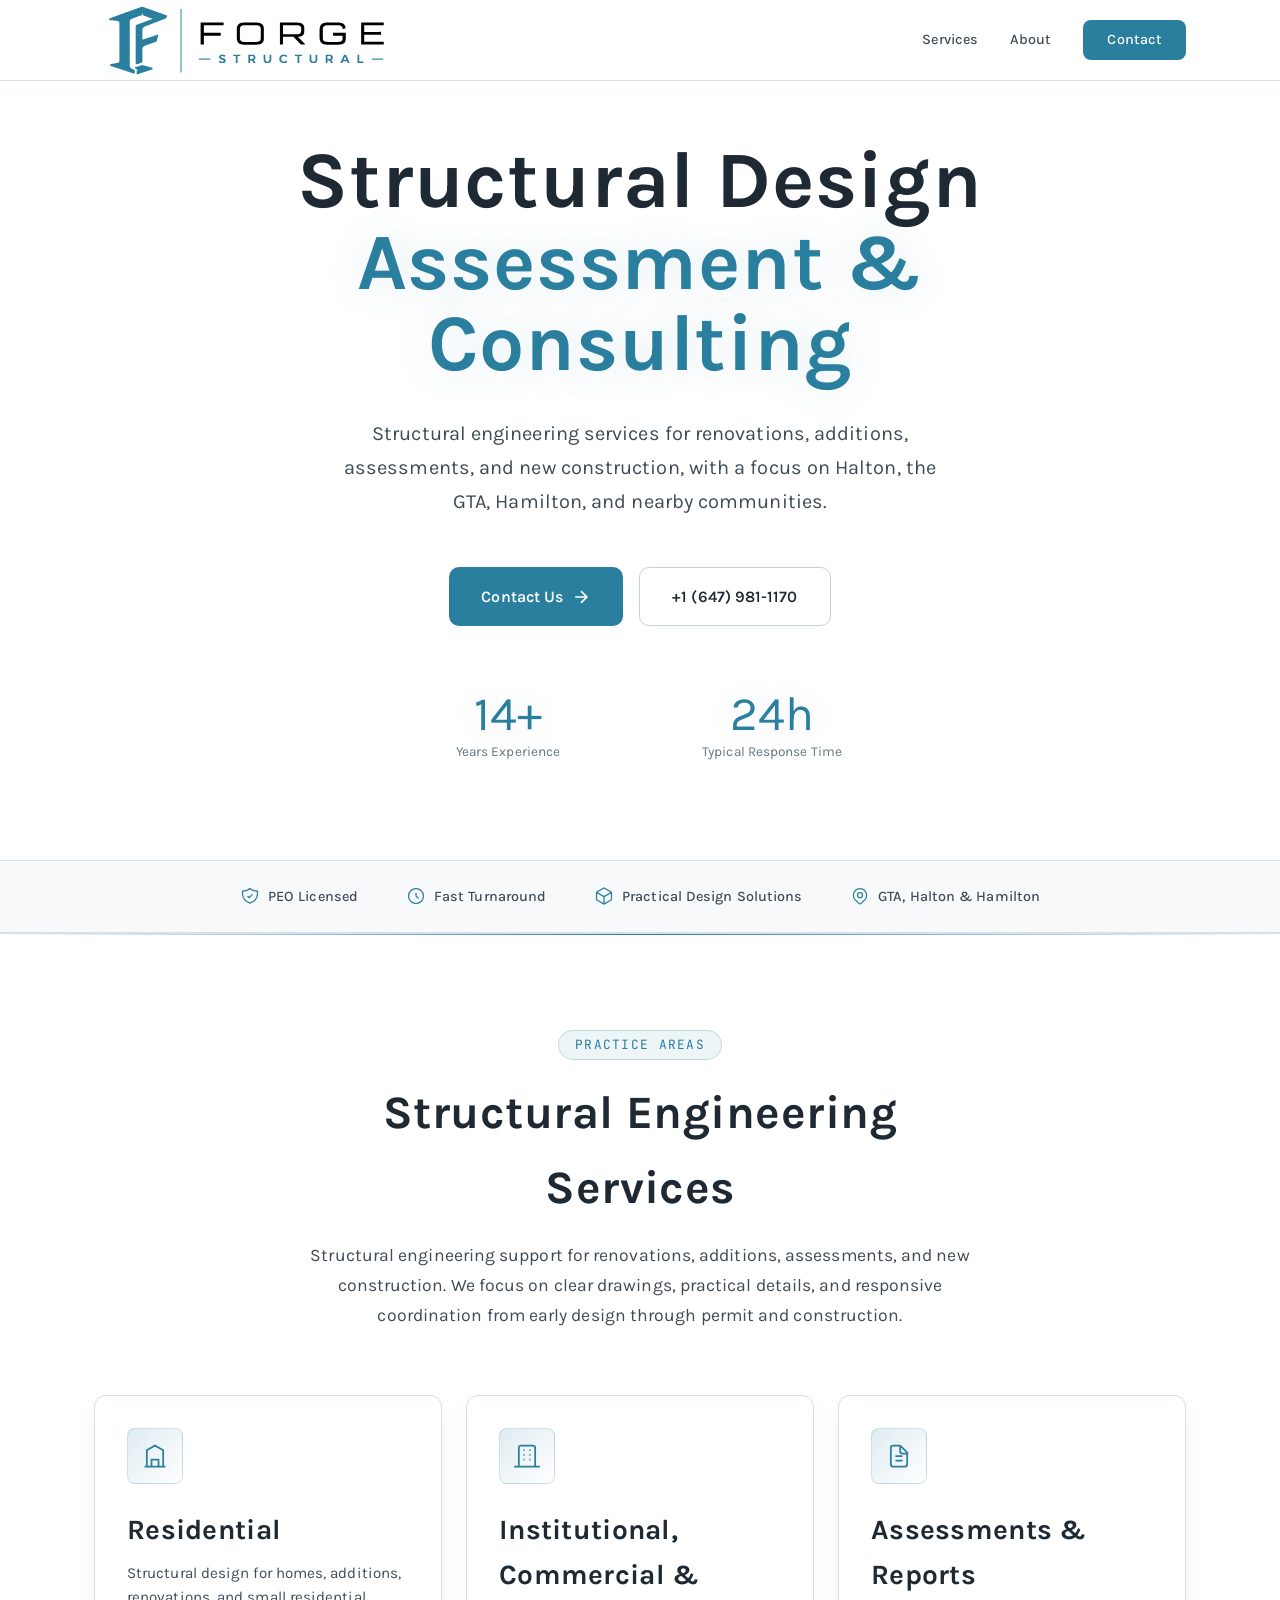
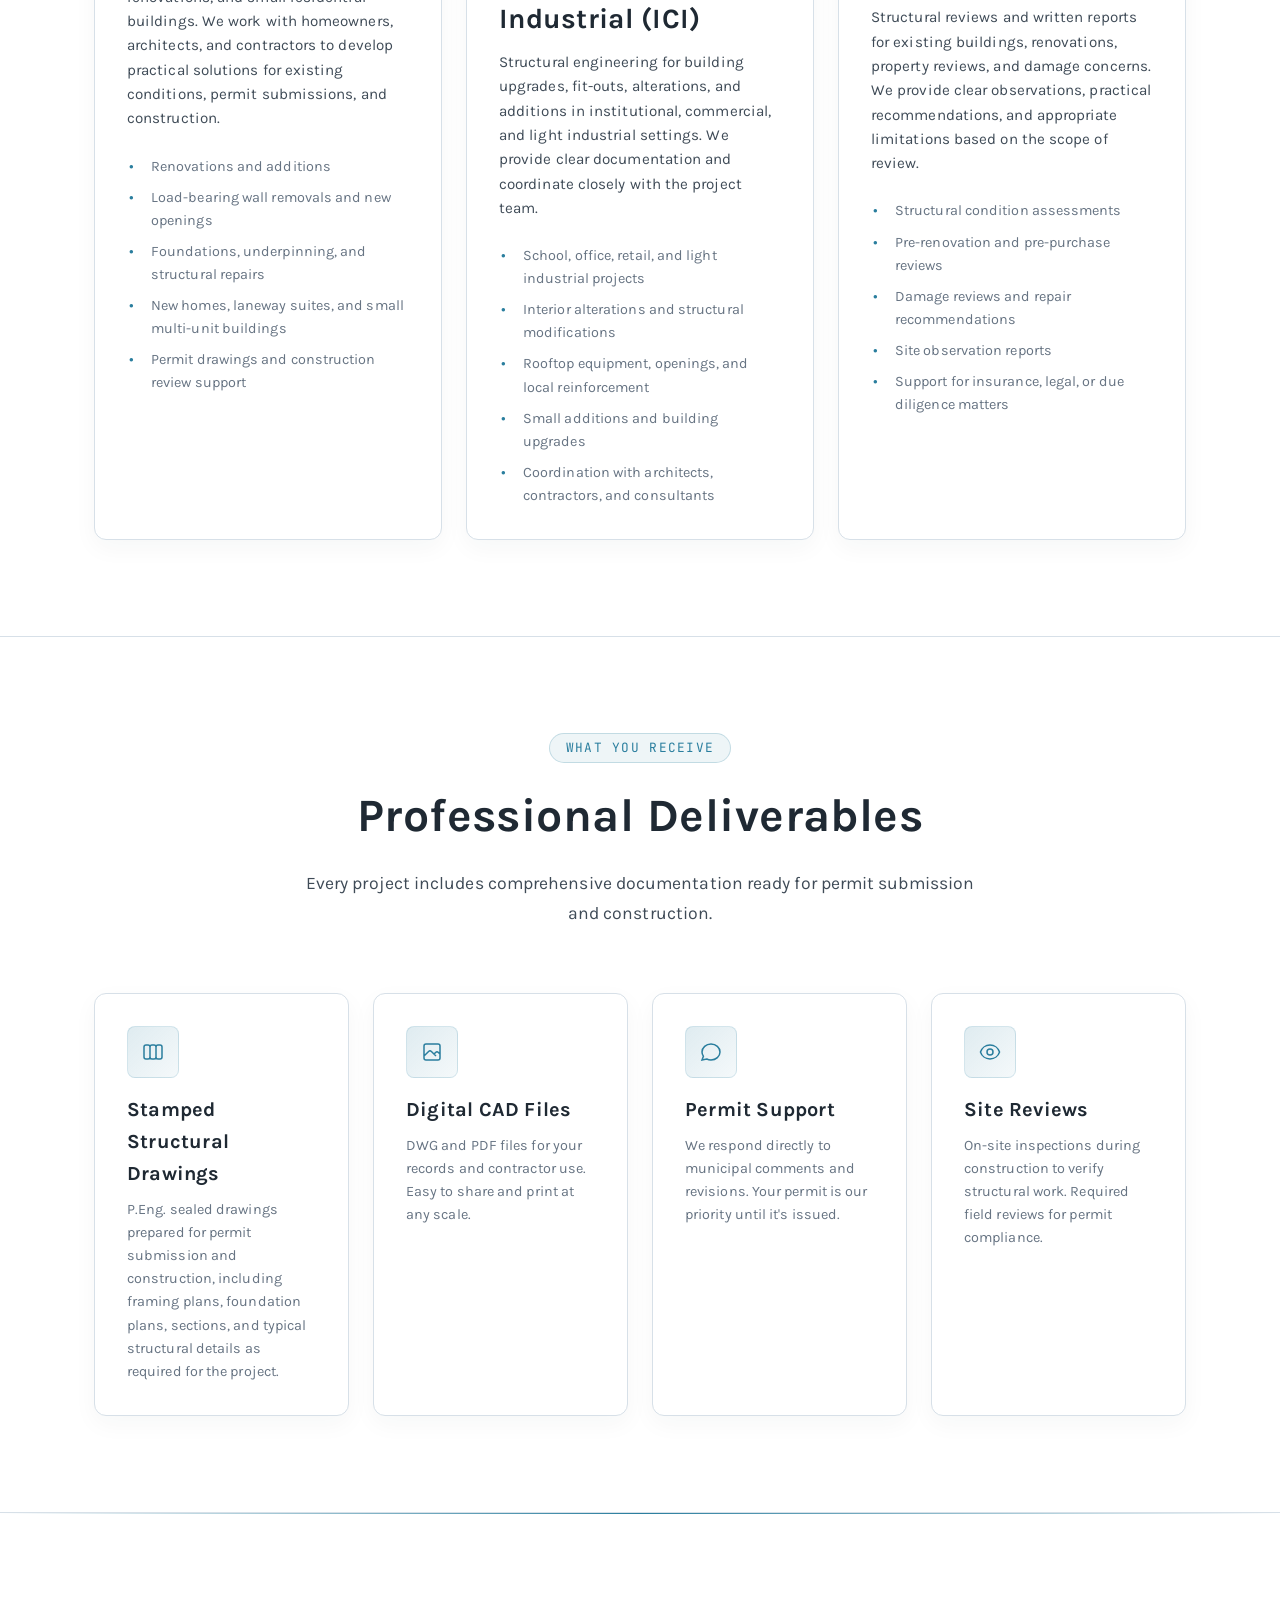
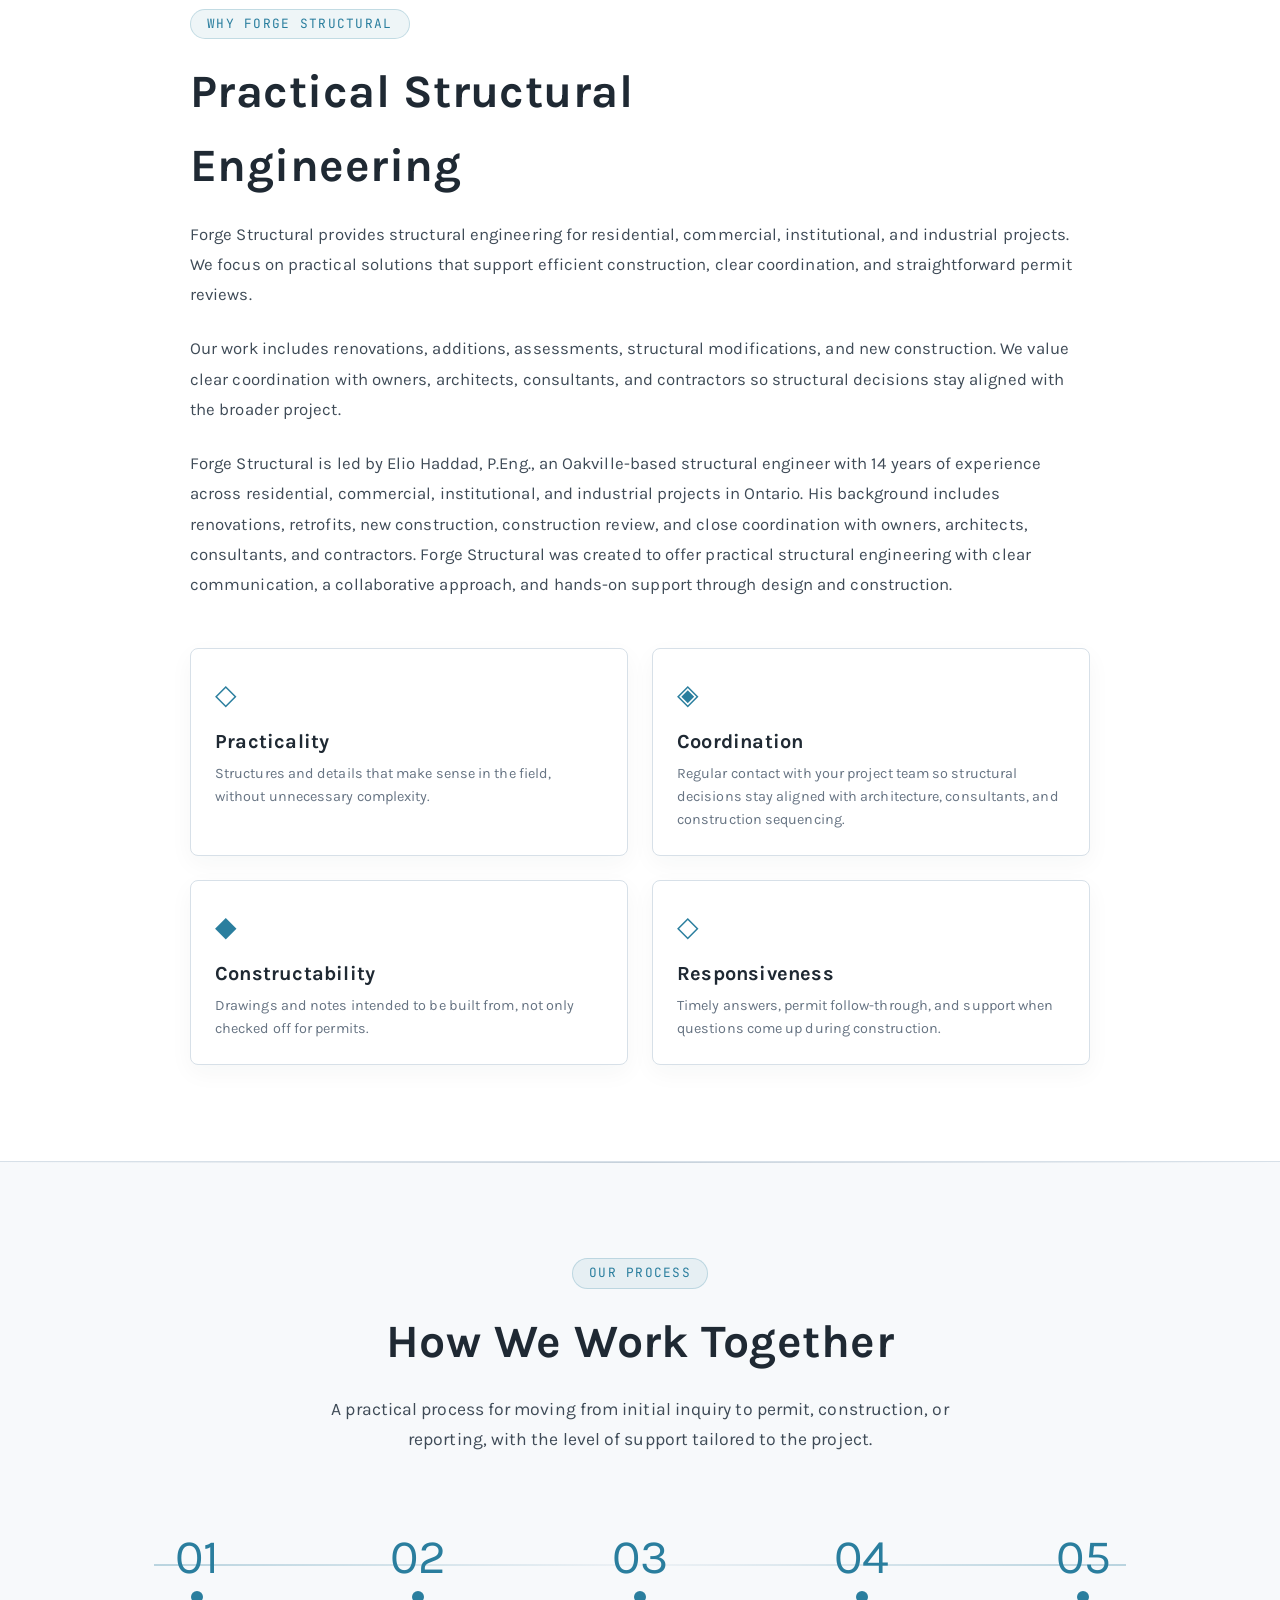
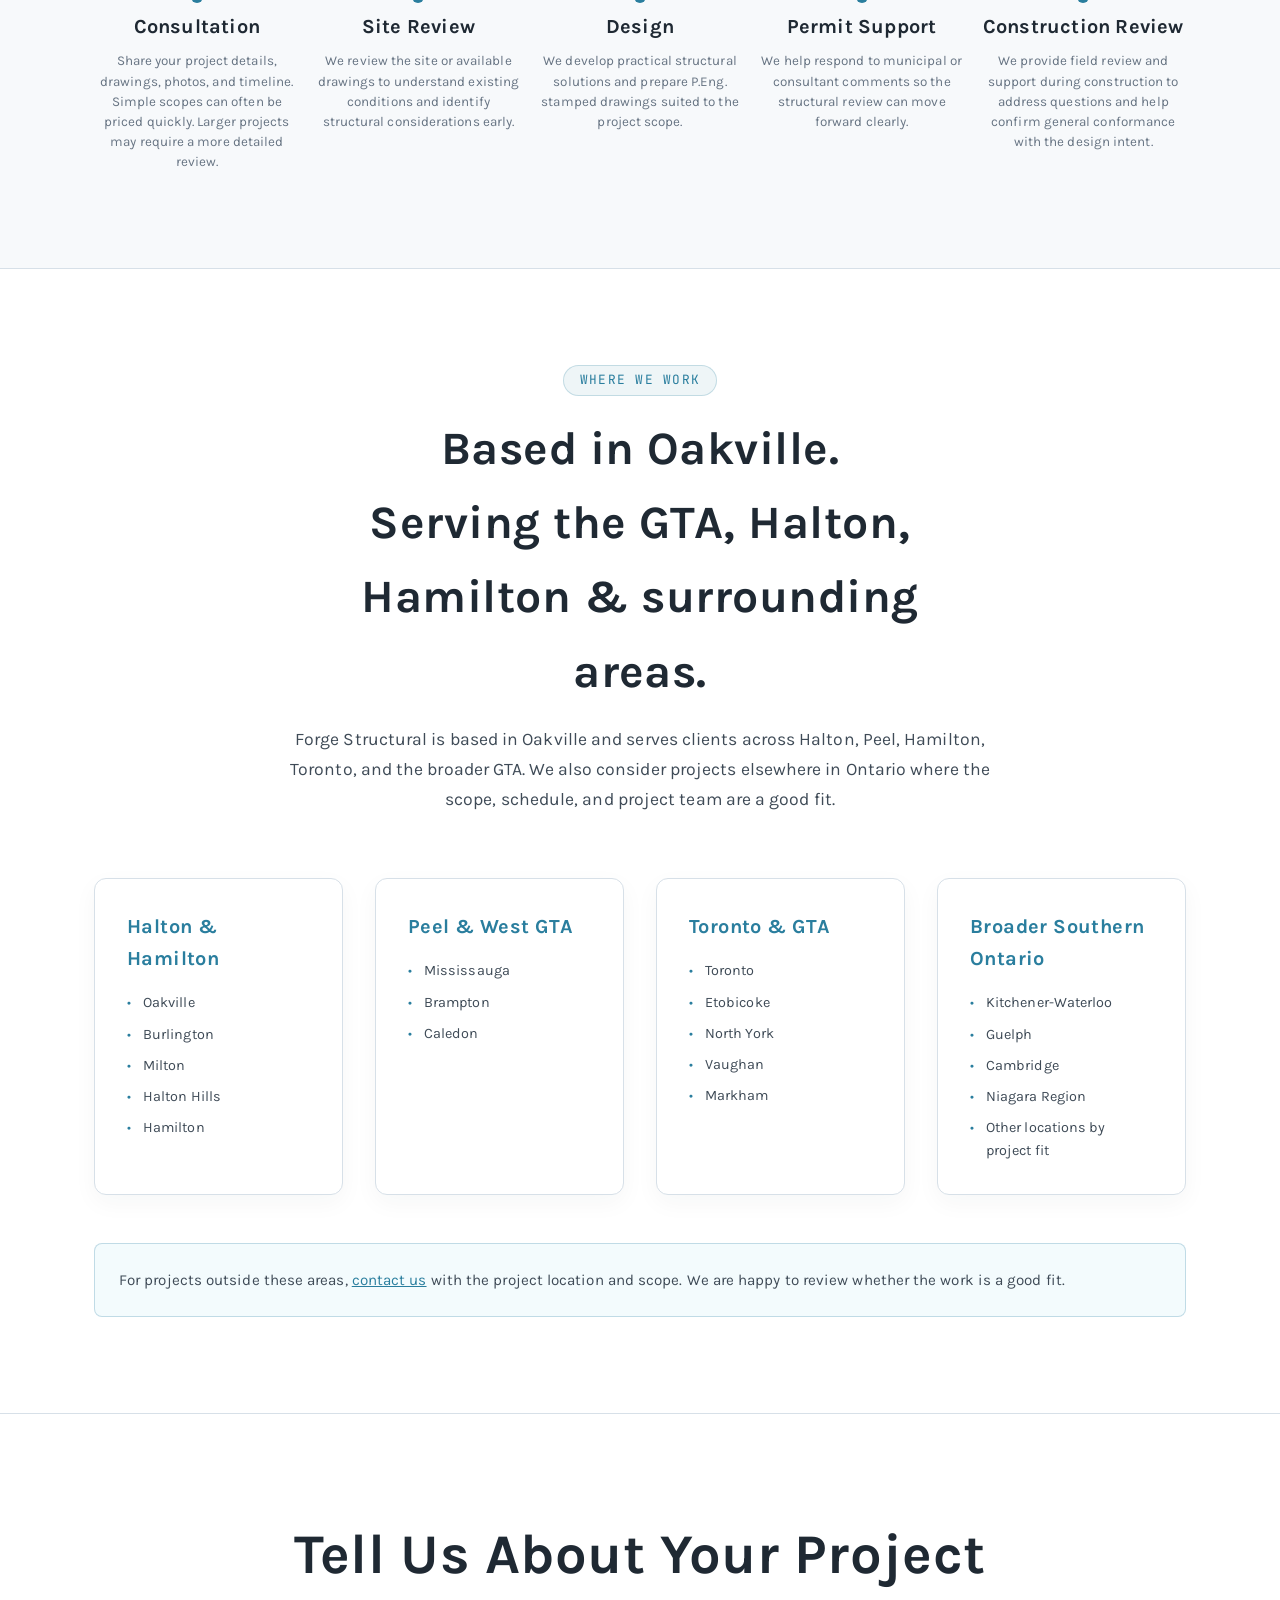
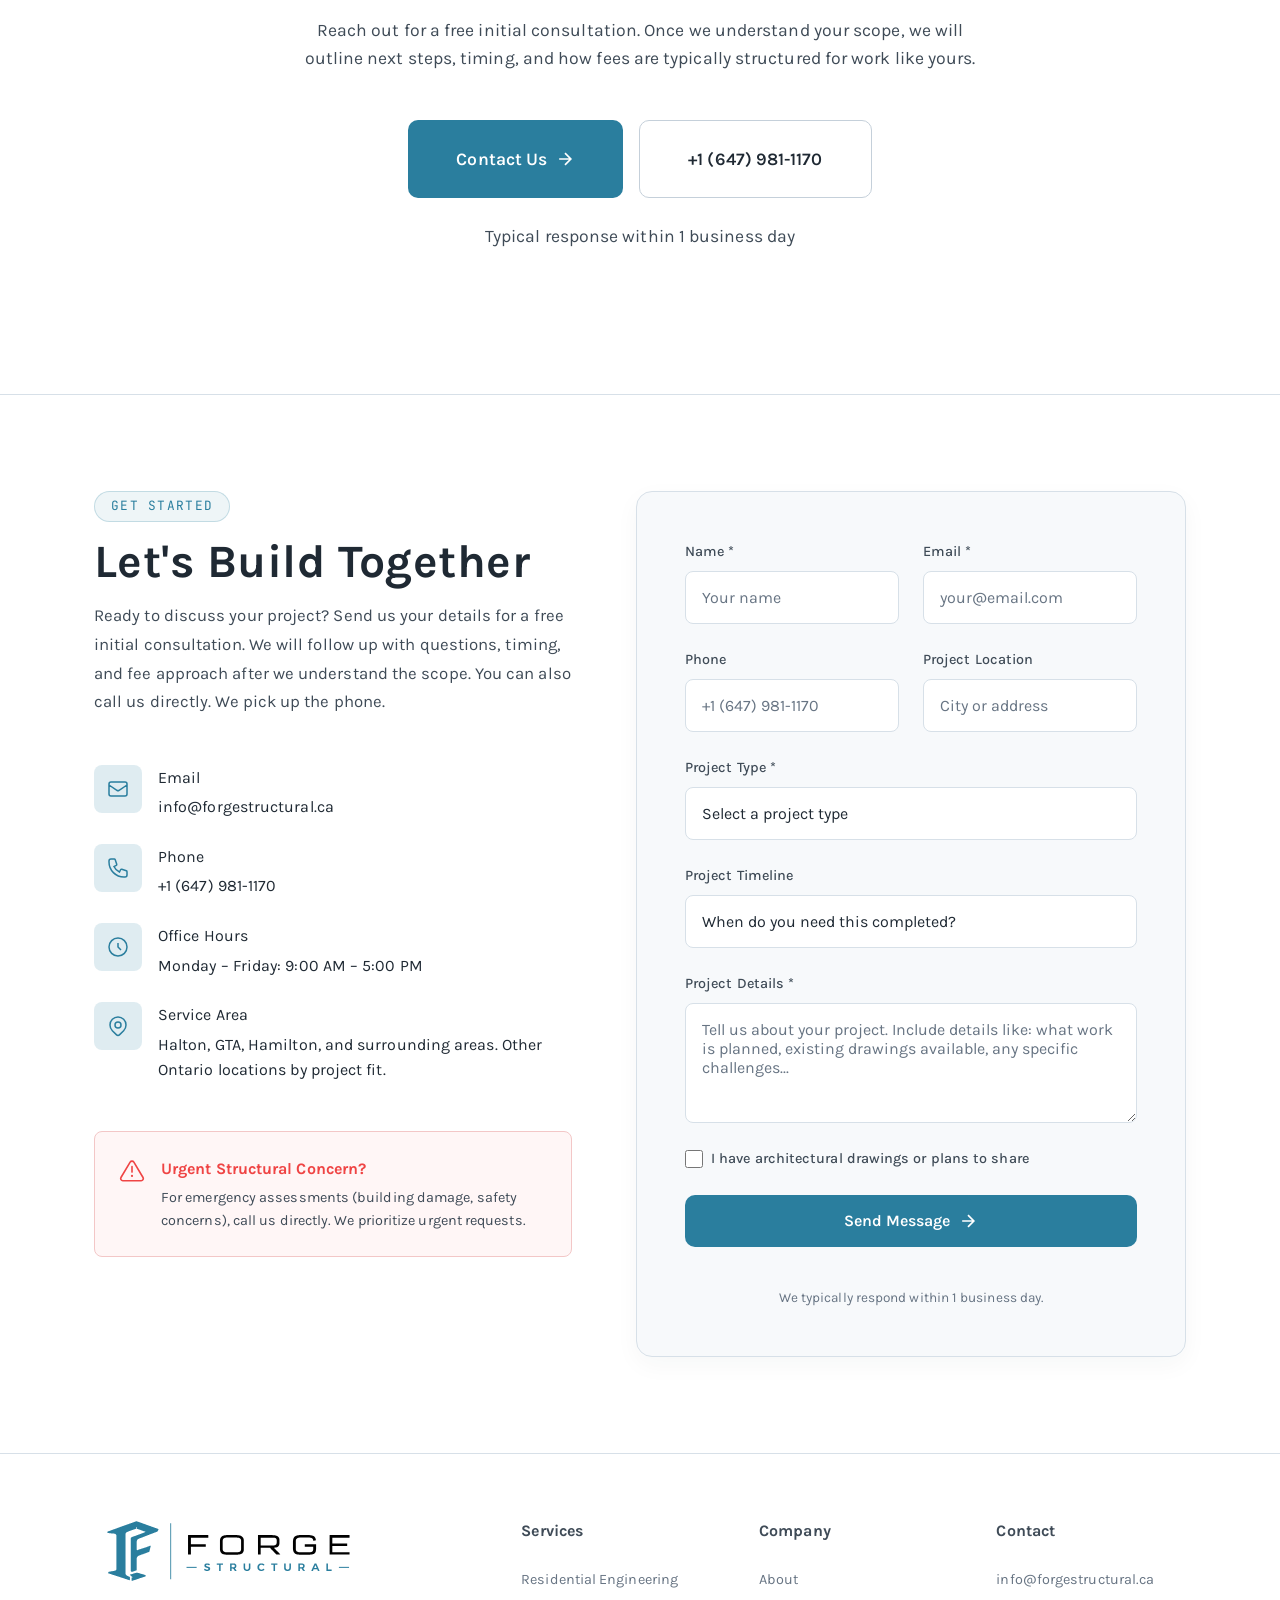
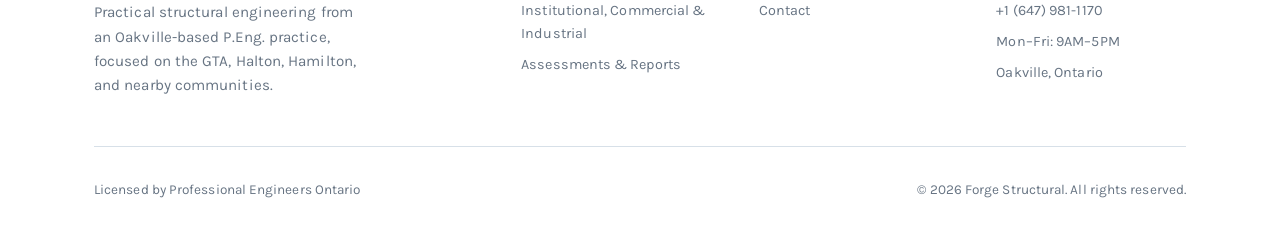
<file: index.html>
<!DOCTYPE html>
<html lang="en-CA">
<head>
    <meta charset="UTF-8">
    <meta name="viewport" content="width=device-width, initial-scale=1.0, maximum-scale=5.0">
    <title>Forge Structural</title>
    <link rel="icon" type="image/svg+xml" href="/assets/logo-icon.svg?v=4">
    <link rel="icon" type="image/png" sizes="32x32" href="/assets/favicon-32.png?v=4">
    <link rel="icon" type="image/png" sizes="16x16" href="/assets/favicon-16.png?v=4">
    <link rel="apple-touch-icon" sizes="180x180" href="/assets/favicon.png?v=4">
    <meta name="description" content="Ontario's trusted structural engineering firm. P.Eng. licensed, OBC 2024 compliant. Residential renovations, load-bearing wall removal, underpinning, commercial & industrial projects. Serving Toronto, GTA, Hamilton, Ottawa. Get permit-ready drawings in 1-2 weeks. Free consultation.">
    <meta name="keywords" content="structural engineer Ontario, structural engineer Toronto, structural engineer GTA, P.Eng Ontario, load bearing wall removal Toronto, basement underpinning Toronto, structural engineering firm Ontario, building permit drawings Ontario, residential structural engineer, commercial structural engineer, industrial structural engineer, structural assessment Ontario, expert witness structural engineer, laneway suite structural, garden suite engineer, OBC 2024 compliance, structural drawings permit, home renovation structural, addition structural engineer, foundation engineer Ontario, steel beam design Toronto, structural inspection Ontario">
    
    <!-- Canonical URL -->
    <link rel="canonical" href="https://forgestructural.ca/">
    
    <!-- Open Graph / Facebook -->
    <meta property="og:type" content="website">
    <meta property="og:url" content="https://forgestructural.ca/">
    <meta property="og:title" content="Forge Structural">
    <meta property="og:description" content="Structural engineering for Ontario's most demanding projects. P.Eng. licensed, permit-ready drawings, fast turnaround.">
    <meta property="og:image" content="https://forgestructural.ca/og-image.jpg">
    <meta property="og:locale" content="en_CA">
    <meta property="og:site_name" content="Forge Structural">
    
    <!-- Twitter -->
    <meta name="twitter:card" content="summary_large_image">
    <meta name="twitter:url" content="https://forgestructural.ca/">
    <meta name="twitter:title" content="Forge Structural">
    <meta name="twitter:description" content="Structural engineering for Ontario's most demanding projects. P.Eng. licensed, permit-ready drawings, fast turnaround.">
    <meta name="twitter:image" content="https://forgestructural.ca/og-image.jpg">
    
    <!-- Additional SEO -->
    <meta name="robots" content="index, follow">
    <meta name="author" content="Forge Structural Inc.">
    <meta name="geo.region" content="CA-ON">
    <meta name="geo.placename" content="Toronto">
    <meta name="geo.position" content="43.6532;-79.3832">
    <meta name="ICBM" content="43.6532, -79.3832">
    
    <!-- Theme Color -->
    <meta name="theme-color" content="#09090b">
    <meta name="msapplication-TileColor" content="#2A7E9E">
    
    <!-- Fonts -->
    <link rel="preconnect" href="https://fonts.googleapis.com">
    <link rel="preconnect" href="https://fonts.gstatic.com" crossorigin>
    <link href="https://fonts.googleapis.com/css2?family=Bebas+Neue&family=Karla:wght@400;500;600;700&family=JetBrains+Mono:wght@400;500&display=swap" rel="stylesheet">
    
    <link rel="stylesheet" href="styles.css">
    
    <!-- Structured Data / Schema.org -->
    <script type="application/ld+json">
    {
        "@context": "https://schema.org",
        "@type": "ProfessionalService",
        "name": "Forge Structural Inc.",
        "description": "Licensed P.Eng. structural engineering firm serving Ontario. Specializing in residential, commercial, and industrial structural engineering services.",
        "url": "https://forgestructural.ca",
        "telephone": "+1-647-981-1170",
        "email": "info@forgestructural.ca",
        "address": {
            "@type": "PostalAddress",
            "addressLocality": "Oakville",
            "addressRegion": "ON",
            "addressCountry": "CA"
        },
        "geo": {
            "@type": "GeoCoordinates",
            "latitude": "43.6532",
            "longitude": "-79.3832"
        },
        "areaServed": [
            {"@type": "Province", "name": "Ontario"},
            {"@type": "City", "name": "Toronto"},
            {"@type": "City", "name": "Mississauga"},
            {"@type": "City", "name": "Hamilton"},
            {"@type": "City", "name": "Ottawa"}
        ],
        "serviceType": [
            "Structural Engineering",
            "Residential Structural Engineering",
            "Commercial Structural Engineering",
            "Industrial Structural Engineering",
            "Structural Assessment",
            "Building Permit Drawings",
            "Load Bearing Wall Removal",
            "Basement Underpinning",
            "Expert Witness Services"
        ],
        "priceRange": "$$",
        "openingHours": "Mo-Fr 09:00-17:00",
        "sameAs": [],
        "hasCredential": {
            "@type": "EducationalOccupationalCredential",
            "credentialCategory": "Professional License",
            "name": "Certificate of Authorization - Professional Engineers Ontario"
        }
    }
    </script>
    
</head>
<body>
    <!-- Skip Link for Accessibility -->
    <a href="#main-content" class="skip-link">Skip to main content</a>
    
    <!-- Navigation -->
    <nav class="nav" id="nav" role="navigation" aria-label="Main navigation">
        <div class="nav-container">
            <a href="#" class="nav-logo">
                <img src="assets/logo.svg" alt="Forge Structural" class="nav-logo-image">
            </a>
            <div class="nav-links" id="nav-links">
                <a href="#services">Services</a>
                <a href="#about">About</a>
                <a href="#contact" class="nav-cta">Contact</a>
            </div>
            <button class="nav-toggle" id="nav-toggle" aria-label="Toggle navigation">
                <span></span>
                <span></span>
                <span></span>
            </button>
        </div>
    </nav>

    <!-- Hero Section -->
    <main id="main-content">
    <section class="hero" id="hero" aria-label="Welcome to Forge Structural">
        <div class="hero-bg">
            <div class="hero-grid"></div>
            <div class="hero-glow"></div>
        </div>
        <div class="hero-content">
            <h1 class="hero-title">
                <span class="title-line">Structural Design</span>
                <span class="title-line title-accent">Assessment &amp; Consulting</span>
            </h1>
            <p class="hero-subtitle">
                Structural engineering services for renovations, additions, assessments, and new construction, with a focus on Halton, the GTA, Hamilton, and nearby communities.
            </p>
            <div class="hero-actions">
                <a href="#contact" class="btn btn-primary">
                    Contact Us
                    <svg width="20" height="20" viewBox="0 0 24 24" fill="none" stroke="currentColor" stroke-width="2">
                        <path d="M5 12h14M12 5l7 7-7 7"/>
                    </svg>
                </a>
                <a href="tel:+16479811170" class="btn btn-secondary">
                    +1 (647) 981-1170
                </a>
            </div>
            <div class="hero-stats">
                <div class="stat">
                    <span class="stat-number">14+</span>
                    <span class="stat-label">Years Experience</span>
                </div>
                <div class="stat">
                    <span class="stat-number">24h</span>
                    <span class="stat-label">Typical Response Time</span>
                </div>
            </div>
        </div>
    </section>

    <!-- Trust Bar -->
    <section class="trust-bar">
        <div class="container">
            <div class="trust-items">
                <div class="trust-item">
                    <svg viewBox="0 0 24 24" fill="none" stroke="currentColor" stroke-width="1.5">
                        <path d="M9 12l2 2 4-4m5.618-4.016A11.955 11.955 0 0112 2.944a11.955 11.955 0 01-8.618 3.04A12.02 12.02 0 003 9c0 5.591 3.824 10.29 9 11.622 5.176-1.332 9-6.03 9-11.622 0-1.042-.133-2.052-.382-3.016z"/>
                    </svg>
                    <span>PEO Licensed</span>
                </div>
                <div class="trust-item">
                    <svg viewBox="0 0 24 24" fill="none" stroke="currentColor" stroke-width="1.5">
                        <path d="M12 8v4l3 3m6-3a9 9 0 11-18 0 9 9 0 0118 0z"/>
                    </svg>
                    <span>Fast Turnaround</span>
                </div>
                <div class="trust-item">
                    <svg viewBox="0 0 24 24" fill="none" stroke="currentColor" stroke-width="1.5">
                        <path d="M21 7.5l-9-5.25L3 7.5m18 0l-9 5.25m9-5.25v9l-9 5.25M3 7.5l9 5.25M3 7.5v9l9 5.25m0-9v9"/>
                    </svg>
                    <span>Practical Design Solutions</span>
                </div>
                <div class="trust-item">
                    <svg viewBox="0 0 24 24" fill="none" stroke="currentColor" stroke-width="1.5">
                        <path d="M17.657 16.657L13.414 20.9a1.998 1.998 0 01-2.827 0l-4.244-4.243a8 8 0 1111.314 0z"/>
                        <path d="M15 11a3 3 0 11-6 0 3 3 0 016 0z"/>
                    </svg>
                    <span>GTA, Halton &amp; Hamilton</span>
                </div>
            </div>
        </div>
    </section>

    <!-- Services Section -->
    <section class="services" id="services">
        <div class="container">
            <div class="section-header">
                <span class="section-tag">Practice areas</span>
                <h2 class="section-title">Structural Engineering Services</h2>
                <p class="section-description">
                    Structural engineering support for renovations, additions, assessments, and new construction. We focus on clear drawings, practical details, and responsive coordination from early design through permit and construction.
                </p>
            </div>
            
            <div class="services-grid">
                <div class="service-card">
                    <div class="service-icon">
                        <svg viewBox="0 0 24 24" fill="none" stroke="currentColor" stroke-width="1.5">
                            <path d="M3 21h18M5 21V7l7-4 7 4v14M9 21v-6h6v6M9 9h.01M15 9h.01M9 13h.01M15 13h.01"/>
                        </svg>
                    </div>
                    <h3 class="service-title">Residential</h3>
                    <p class="service-desc">Structural design for homes, additions, renovations, and small residential buildings. We work with homeowners, architects, and contractors to develop practical solutions for existing conditions, permit submissions, and construction.</p>
                    <ul class="service-list">
                        <li>Renovations and additions</li>
                        <li>Load-bearing wall removals and new openings</li>
                        <li>Foundations, underpinning, and structural repairs</li>
                        <li>New homes, laneway suites, and small multi-unit buildings</li>
                        <li>Permit drawings and construction review support</li>
                    </ul>
                </div>

                <div class="service-card">
                    <div class="service-icon">
                        <svg viewBox="0 0 24 24" fill="none" stroke="currentColor" stroke-width="1.5">
                            <path d="M19 21V5a2 2 0 00-2-2H7a2 2 0 00-2 2v16M1 21h22M9 7h1M9 11h1M9 15h1M14 7h1M14 11h1M14 15h1"/>
                        </svg>
                    </div>
                    <h3 class="service-title">Institutional, Commercial & Industrial (ICI)</h3>
                    <p class="service-desc">Structural engineering for building upgrades, fit-outs, alterations, and additions in institutional, commercial, and light industrial settings. We provide clear documentation and coordinate closely with the project team.</p>
                    <ul class="service-list">
                        <li>School, office, retail, and light industrial projects</li>
                        <li>Interior alterations and structural modifications</li>
                        <li>Rooftop equipment, openings, and local reinforcement</li>
                        <li>Small additions and building upgrades</li>
                        <li>Coordination with architects, contractors, and consultants</li>
                    </ul>
                </div>

                <div class="service-card">
                    <div class="service-icon">
                        <svg viewBox="0 0 24 24" fill="none" stroke="currentColor" stroke-width="1.5">
                            <path d="M9 12h6M9 16h6M17 21H7a2 2 0 01-2-2V5a2 2 0 012-2h5.586a1 1 0 01.707.293l5.414 5.414a1 1 0 01.293.707V19a2 2 0 01-2 2z"/>
                            <path d="M13 3v5a2 2 0 002 2h5"/>
                        </svg>
                    </div>
                    <h3 class="service-title">Assessments & Reports</h3>
                    <p class="service-desc">Structural reviews and written reports for existing buildings, renovations, property reviews, and damage concerns. We provide clear observations, practical recommendations, and appropriate limitations based on the scope of review.</p>
                    <ul class="service-list">
                        <li>Structural condition assessments</li>
                        <li>Pre-renovation and pre-purchase reviews</li>
                        <li>Damage reviews and repair recommendations</li>
                        <li>Site observation reports</li>
                        <li>Support for insurance, legal, or due diligence matters</li>
                    </ul>
                </div>
            </div>
        </div>
    </section>

    <!-- What You Get Section -->
    <section class="deliverables">
        <div class="container">
            <div class="section-header">
                <span class="section-tag">What You Receive</span>
                <h2 class="section-title">Professional Deliverables</h2>
                <p class="section-description">Every project includes comprehensive documentation ready for permit submission and construction.</p>
            </div>
            
            <div class="deliverables-grid">
                <div class="deliverable-item">
                    <div class="deliverable-icon">
                        <svg viewBox="0 0 24 24" fill="none" stroke="currentColor" stroke-width="1.5">
                            <path d="M9 17V7m0 10a2 2 0 01-2 2H5a2 2 0 01-2-2V7a2 2 0 012-2h2a2 2 0 012 2m0 10a2 2 0 002 2h2a2 2 0 002-2M9 7a2 2 0 012-2h2a2 2 0 012 2m0 10V7m0 10a2 2 0 002 2h2a2 2 0 002-2V7a2 2 0 00-2-2h-2a2 2 0 00-2 2"/>
                        </svg>
                    </div>
                    <h4>Stamped Structural Drawings</h4>
                    <p>P.Eng. sealed drawings prepared for permit submission and construction, including framing plans, foundation plans, sections, and typical structural details as required for the project.</p>
                </div>
                <div class="deliverable-item">
                    <div class="deliverable-icon">
                        <svg viewBox="0 0 24 24" fill="none" stroke="currentColor" stroke-width="1.5">
                            <path d="M4 16l4.586-4.586a2 2 0 012.828 0L16 16m-2-2l1.586-1.586a2 2 0 012.828 0L20 14m-6-6h.01M6 20h12a2 2 0 002-2V6a2 2 0 00-2-2H6a2 2 0 00-2 2v12a2 2 0 002 2z"/>
                        </svg>
                    </div>
                    <h4>Digital CAD Files</h4>
                    <p>DWG and PDF files for your records and contractor use. Easy to share and print at any scale.</p>
                </div>
                <div class="deliverable-item">
                    <div class="deliverable-icon">
                        <svg viewBox="0 0 24 24" fill="none" stroke="currentColor" stroke-width="1.5">
                            <path d="M8 12h.01M12 12h.01M16 12h.01M21 12c0 4.418-4.03 8-9 8a9.863 9.863 0 01-4.255-.949L3 20l1.395-3.72C3.512 15.042 3 13.574 3 12c0-4.418 4.03-8 9-8s9 3.582 9 8z"/>
                        </svg>
                    </div>
                    <h4>Permit Support</h4>
                    <p>We respond directly to municipal comments and revisions. Your permit is our priority until it's issued.</p>
                </div>
                <div class="deliverable-item">
                    <div class="deliverable-icon">
                        <svg viewBox="0 0 24 24" fill="none" stroke="currentColor" stroke-width="1.5">
                            <path d="M15 12a3 3 0 11-6 0 3 3 0 016 0z"/>
                            <path d="M2.458 12C3.732 7.943 7.523 5 12 5c4.478 0 8.268 2.943 9.542 7-1.274 4.057-5.064 7-9.542 7-4.477 0-8.268-2.943-9.542-7z"/>
                        </svg>
                    </div>
                    <h4>Site Reviews</h4>
                    <p>On-site inspections during construction to verify structural work. Required field reviews for permit compliance.</p>
                </div>
            </div>
        </div>
    </section>

    <!-- About Section -->
    <section class="about" id="about">
        <div class="container">
            <div class="about-grid">
                <div class="about-content">
                    <span class="section-tag">Why Forge Structural</span>
                    <h2 class="section-title">Practical Structural<br>Engineering</h2>
                    <p class="about-text">
                        Forge Structural provides structural engineering for residential, commercial, institutional, and industrial projects. We focus on practical solutions that support efficient construction, clear coordination, and straightforward permit reviews.
                    </p>
                    <p class="about-text">
                        Our work includes renovations, additions, assessments, structural modifications, and new construction. We value clear coordination with owners, architects, consultants, and contractors so structural decisions stay aligned with the broader project.
                    </p>
                    <p class="about-text">
                        Forge Structural is led by Elio Haddad, P.Eng., an Oakville-based structural engineer with 14 years of experience across residential, commercial, institutional, and industrial projects in Ontario. His background includes renovations, retrofits, new construction, construction review, and close coordination with owners, architects, consultants, and contractors. Forge Structural was created to offer practical structural engineering with clear communication, a collaborative approach, and hands-on support through design and construction.
                    </p>
                    
                    <div class="values-grid">
                        <div class="value-item">
                            <div class="value-icon">◇</div>
                            <h4>Practicality</h4>
                            <p>Structures and details that make sense in the field, without unnecessary complexity.</p>
                        </div>
                        <div class="value-item">
                            <div class="value-icon">◈</div>
                            <h4>Coordination</h4>
                            <p>Regular contact with your project team so structural decisions stay aligned with architecture, consultants, and construction sequencing.</p>
                        </div>
                        <div class="value-item">
                            <div class="value-icon">◆</div>
                            <h4>Constructability</h4>
                            <p>Drawings and notes intended to be built from, not only checked off for permits.</p>
                        </div>
                        <div class="value-item">
                            <div class="value-icon">◇</div>
                            <h4>Responsiveness</h4>
                            <p>Timely answers, permit follow-through, and support when questions come up during construction.</p>
                        </div>
                    </div>
                </div>
            </div>
        </div>
    </section>

    <!-- Process Section -->
    <section class="process">
        <div class="container">
            <div class="section-header">
                <span class="section-tag">Our Process</span>
                <h2 class="section-title">How We Work Together</h2>
                <p class="section-description">A practical process for moving from initial inquiry to permit, construction, or reporting, with the level of support tailored to the project.</p>
            </div>
            
            <div class="process-timeline">
                <div class="process-step">
                    <div class="step-number">01</div>
                    <h3>Consultation</h3>
                    <p>Share your project details, drawings, photos, and timeline. Simple scopes can often be priced quickly. Larger projects may require a more detailed review.</p>
                </div>
                <div class="process-step">
                    <div class="step-number">02</div>
                    <h3>Site Review</h3>
                    <p>We review the site or available drawings to understand existing conditions and identify structural considerations early.</p>
                </div>
                <div class="process-step">
                    <div class="step-number">03</div>
                    <h3>Design</h3>
                    <p>We develop practical structural solutions and prepare P.Eng. stamped drawings suited to the project scope.</p>
                </div>
                <div class="process-step">
                    <div class="step-number">04</div>
                    <h3>Permit Support</h3>
                    <p>We help respond to municipal or consultant comments so the structural review can move forward clearly.</p>
                </div>
                <div class="process-step">
                    <div class="step-number">05</div>
                    <h3>Construction Review</h3>
                    <p>We provide field review and support during construction to address questions and help confirm general conformance with the design intent.</p>
                </div>
            </div>
        </div>
    </section>

    <!-- Service Areas Section -->
    <section class="service-areas" id="areas">
        <div class="container">
            <div class="section-header">
                <span class="section-tag">Where We Work</span>
                <h2 class="section-title">Based in Oakville.<br>Serving the GTA, Halton, Hamilton &amp; surrounding areas.</h2>
                <p class="section-description">Forge Structural is based in Oakville and serves clients across Halton, Peel, Hamilton, Toronto, and the broader GTA. We also consider projects elsewhere in Ontario where the scope, schedule, and project team are a good fit.</p>
            </div>
            
            <div class="areas-grid">
                <div class="area-region">
                    <h4>Halton &amp; Hamilton</h4>
                    <ul>
                        <li>Oakville</li>
                        <li>Burlington</li>
                        <li>Milton</li>
                        <li>Halton Hills</li>
                        <li>Hamilton</li>
                    </ul>
                </div>
                <div class="area-region">
                    <h4>Peel &amp; West GTA</h4>
                    <ul>
                        <li>Mississauga</li>
                        <li>Brampton</li>
                        <li>Caledon</li>
                    </ul>
                </div>
                <div class="area-region">
                    <h4>Toronto &amp; GTA</h4>
                    <ul>
                        <li>Toronto</li>
                        <li>Etobicoke</li>
                        <li>North York</li>
                        <li>Vaughan</li>
                        <li>Markham</li>
                    </ul>
                </div>
                <div class="area-region">
                    <h4>Broader Southern Ontario</h4>
                    <ul>
                        <li>Kitchener-Waterloo</li>
                        <li>Guelph</li>
                        <li>Cambridge</li>
                        <li>Niagara Region</li>
                        <li>Other locations by project fit</li>
                    </ul>
                </div>
            </div>
            
            <div class="areas-note">
                <svg viewBox="0 0 24 24" fill="none" stroke="currentColor" stroke-width="1.5">
                    <path d="M13 16h-1v-4h-1m1-4h.01M21 12a9 9 0 11-18 0 9 9 0 0118 0z"/>
                </svg>
                <p>For projects outside these areas, <a href="#contact">contact us</a> with the project location and scope. We are happy to review whether the work is a good fit.</p>
            </div>
        </div>
    </section>

    <!-- Hidden temporarily until real projects/testimonials are added -->
    <!-- Projects Section -->
    <section class="projects hidden-section" id="projects">
        <div class="container">
            <div class="section-header">
                <span class="section-tag">Our Work</span>
                <h2 class="section-title">Featured Projects</h2>
                <p class="section-description">
                    A selection of recent projects showcasing our expertise across residential, commercial, and industrial sectors throughout Ontario.
                </p>
            </div>
            
            <div class="projects-grid">
                <div class="project-card project-large">
                    <div class="project-image">
                        <div class="project-placeholder">
                            <span>01</span>
                        </div>
                    </div>
                    <div class="project-info">
                        <span class="project-category">Residential • Toronto</span>
                        <h3 class="project-title">King West Townhome Complex</h3>
                        <p class="project-desc">Four-unit luxury townhome development in Toronto's King West neighbourhood. Structural steel frame with engineered wood floor systems, reinforced concrete foundations, and custom roof trusses. Coordinated with architect and contractor for seamless permit approval.</p>
                        <div class="project-tags">
                            <span>Steel Frame</span>
                            <span>Reinforced Concrete</span>
                            <span>Multi-Unit</span>
                            <span>3 Storeys</span>
                        </div>
                    </div>
                </div>

                <div class="project-card">
                    <div class="project-image">
                        <div class="project-placeholder">
                            <span>02</span>
                        </div>
                    </div>
                    <div class="project-info">
                        <span class="project-category">Commercial • Queen Street</span>
                        <h3 class="project-title">Heritage Retail Conversion</h3>
                        <p class="project-desc">Adaptive reuse of 1920s heritage building. New steel mezzanine, facade retention, and seismic upgrade to current OBC standards.</p>
                    </div>
                </div>

                <div class="project-card">
                    <div class="project-image">
                        <div class="project-placeholder">
                            <span>03</span>
                        </div>
                    </div>
                    <div class="project-info">
                        <span class="project-category">Industrial • Mississauga</span>
                        <h3 class="project-title">Distribution Centre Expansion</h3>
                        <p class="project-desc">50,000 sq ft warehouse expansion with heavy-duty racking support systems and new loading dock facilities.</p>
                    </div>
                </div>

                <div class="project-card">
                    <div class="project-image">
                        <div class="project-placeholder">
                            <span>04</span>
                        </div>
                    </div>
                    <div class="project-info">
                        <span class="project-category">Residential • Leaside</span>
                        <h3 class="project-title">Complete Home Renovation</h3>
                        <p class="project-desc">Full structural renovation including basement underpinning, rear addition, and removal of multiple load-bearing walls.</p>
                    </div>
                </div>

                <div class="project-card">
                    <div class="project-image">
                        <div class="project-placeholder">
                            <span>05</span>
                        </div>
                    </div>
                    <div class="project-info">
                        <span class="project-category">Assessment • Scarborough</span>
                        <h3 class="project-title">Condo Reserve Fund Study</h3>
                        <p class="project-desc">Comprehensive structural condition assessment for 200-unit condominium corporation's reserve fund planning.</p>
                    </div>
                </div>
            </div>
        </div>
    </section>

    <!-- Hidden temporarily until real projects/testimonials are added -->
    <!-- Testimonials Section -->
    <section class="testimonials hidden-section">
        <div class="container">
            <div class="section-header">
                <span class="section-tag">Client Feedback</span>
                <h2 class="section-title">What Our Clients Say</h2>
            </div>
            
            <div class="testimonials-grid">
                <div class="testimonial-card">
                    <div class="testimonial-quote">"</div>
                    <p class="testimonial-text">Forge Structural exceeded our expectations on every level. Their attention to detail and responsiveness made our complex renovation project seamless. They're now our go-to for all structural engineering needs. Fast turnaround, fair pricing, and they actually answer the phone.</p>
                    <div class="testimonial-author">
                        <div class="author-info">
                            <span class="author-name">Michael Torres</span>
                            <span class="author-role">Principal, Torres Construction • Toronto</span>
                        </div>
                    </div>
                </div>

                <div class="testimonial-card">
                    <div class="testimonial-quote">"</div>
                    <p class="testimonial-text">We needed structural drawings for a load-bearing wall removal. Forge Structural provided a quote the same day, completed the design in a week, and the permit was approved on first submission. They even called the city directly to clarify a comment. Highly recommend.</p>
                    <div class="testimonial-author">
                        <div class="author-info">
                            <span class="author-name">Jennifer & David Walsh</span>
                            <span class="author-role">Homeowners • North York</span>
                        </div>
                    </div>
                </div>

                <div class="testimonial-card">
                    <div class="testimonial-quote">"</div>
                    <p class="testimonial-text">We've worked with many structural engineers over the years. Forge Structural stands apart with their innovative approach and commitment to constructability. They understand what builders actually need—practical solutions that are easy to build and don't blow the budget.</p>
                    <div class="testimonial-author">
                        <div class="author-info">
                            <span class="author-name">David Chen, P.Eng.</span>
                            <span class="author-role">VP Construction, Apex Developments</span>
                        </div>
                    </div>
                </div>
            </div>
        </div>
    </section>

    <!-- CTA Section -->
    <section class="cta-section">
        <div class="container">
            <div class="cta-content">
                <h2>Tell Us About Your Project</h2>
                <p>Reach out for a free initial consultation. Once we understand your scope, we will outline next steps, timing, and how fees are typically structured for work like yours.</p>
                <div class="cta-actions">
                    <a href="#contact" class="btn btn-primary btn-large">
                        Contact Us
                        <svg width="20" height="20" viewBox="0 0 24 24" fill="none" stroke="currentColor" stroke-width="2">
                            <path d="M5 12h14M12 5l7 7-7 7"/>
                        </svg>
                    </a>
                    <a href="tel:+16479811170" class="btn btn-outline btn-large">
                        +1 (647) 981-1170
                    </a>
                </div>
                <p class="cta-note">Typical response within 1 business day</p>
            </div>
        </div>
    </section>

    <!-- Contact Section -->
    <section class="contact" id="contact">
        <div class="container">
            <div class="contact-grid">
                <div class="contact-info">
                    <span class="section-tag">Get Started</span>
                    <h2 class="section-title">Let's Build Together</h2>
                    <p class="contact-text">
                        Ready to discuss your project? Send us your details for a free initial consultation. We will follow up with questions, timing, and fee approach after we understand the scope. You can also call us directly. We pick up the phone.
                    </p>
                    
                    <div class="contact-details">
                        <div class="contact-item">
                            <div class="contact-icon">
                                <svg viewBox="0 0 24 24" fill="none" stroke="currentColor" stroke-width="1.5">
                                    <path d="M3 8l7.89 5.26a2 2 0 002.22 0L21 8M5 19h14a2 2 0 002-2V7a2 2 0 00-2-2H5a2 2 0 00-2 2v10a2 2 0 002 2z"/>
                                </svg>
                            </div>
                            <div class="contact-item-content">
                                <span class="contact-label">Email</span>
                                <a href="mailto:info@forgestructural.ca">info@forgestructural.ca</a>
                            </div>
                        </div>
                        
                        <div class="contact-item">
                            <div class="contact-icon">
                                <svg viewBox="0 0 24 24" fill="none" stroke="currentColor" stroke-width="1.5">
                                    <path d="M3 5a2 2 0 012-2h3.28a1 1 0 01.948.684l1.498 4.493a1 1 0 01-.502 1.21l-2.257 1.13a11.042 11.042 0 005.516 5.516l1.13-2.257a1 1 0 011.21-.502l4.493 1.498a1 1 0 01.684.949V19a2 2 0 01-2 2h-1C9.716 21 3 14.284 3 6V5z"/>
                                </svg>
                            </div>
                            <div class="contact-item-content">
                                <span class="contact-label">Phone</span>
                                <a href="tel:+16479811170">+1 (647) 981-1170</a>
                            </div>
                        </div>
                        
                        <div class="contact-item">
                            <div class="contact-icon">
                                <svg viewBox="0 0 24 24" fill="none" stroke="currentColor" stroke-width="1.5">
                                    <path d="M12 8v4l3 3m6-3a9 9 0 11-18 0 9 9 0 0118 0z"/>
                                </svg>
                            </div>
                            <div class="contact-item-content">
                                <span class="contact-label">Office Hours</span>
                                <span>Monday – Friday: 9:00 AM – 5:00 PM</span>
                            </div>
                        </div>
                        
                        <div class="contact-item">
                            <div class="contact-icon">
                                <svg viewBox="0 0 24 24" fill="none" stroke="currentColor" stroke-width="1.5">
                                    <path d="M17.657 16.657L13.414 20.9a1.998 1.998 0 01-2.827 0l-4.244-4.243a8 8 0 1111.314 0z"/>
                                    <path d="M15 11a3 3 0 11-6 0 3 3 0 016 0z"/>
                                </svg>
                            </div>
                            <div class="contact-item-content">
                                <span class="contact-label">Service Area</span>
                                <span>Halton, GTA, Hamilton, and surrounding areas. Other Ontario locations by project fit.</span>
                            </div>
                        </div>
                    </div>
                    
                    <div class="emergency-contact">
                        <svg class="emergency-contact-icon" viewBox="0 0 24 24" fill="none" stroke="currentColor" stroke-width="1.5" stroke-linecap="round" stroke-linejoin="round" aria-hidden="true">
                            <path d="M10.29 3.86L1.82 18a2 2 0 0 0 1.71 3h16.94a2 2 0 0 0 1.71-3L13.71 3.86a2 2 0 0 0-3.42 0z"/>
                            <path d="M12 8v5"/>
                            <circle cx="12" cy="16.5" r="1" fill="currentColor" stroke="none"/>
                        </svg>
                        <div>
                            <strong>Urgent Structural Concern?</strong>
                            <p>For emergency assessments (building damage, safety concerns), call us directly. We prioritize urgent requests.</p>
                        </div>
                    </div>
                </div>
                
                <div class="contact-form-wrapper">
                        <form class="contact-form" id="contact-form" action="https://api.web3forms.com/submit" method="POST">
                        <!-- Web3Forms: create a free access key at https://web3forms.com/ using info@forgestructural.ca, then paste it below -->
                        <input type="hidden" name="access_key" value="ae571648-5bda-4943-83fe-399991e67e05">
                        <input type="hidden" name="subject" value="New Forge Structural Website Inquiry">
                        <input type="hidden" name="from_name" value="Forge Structural Website">
                        <input type="hidden" name="redirect" value="https://forgestructural.ca/thank-you.html">
                        <input type="checkbox" name="botcheck" style="display:none" tabindex="-1" autocomplete="off">
                        
                        <div class="form-row">
                            <div class="form-group">
                                <label for="name">Name *</label>
                                <input type="text" id="name" name="name" required placeholder="Your name">
                            </div>
                            <div class="form-group">
                                <label for="email">Email *</label>
                                <input type="email" id="email" name="email" required placeholder="your@email.com">
                            </div>
                        </div>
                        
                        <div class="form-row">
                            <div class="form-group">
                                <label for="phone">Phone</label>
                                <input type="tel" id="phone" name="phone" placeholder="+1 (647) 981-1170">
                            </div>
                            <div class="form-group">
                                <label for="location">Project Location</label>
                                <input type="text" id="location" name="location" placeholder="City or address">
                            </div>
                        </div>
                        
                        <div class="form-group">
                            <label for="project-type">Project Type *</label>
                            <select id="project-type" name="project-type" required>
                                <option value="">Select a project type</option>
                                <option value="residential-new">Residential - New Construction</option>
                                <option value="residential-reno">Residential - Renovation / Addition</option>
                                <option value="residential-wall">Load-Bearing Wall Removal</option>
                                <option value="residential-underpin">Basement Underpinning</option>
                                <option value="residential-laneway">Laneway / Garden Suite</option>
                                <option value="commercial">Commercial</option>
                                <option value="industrial">Industrial</option>
                                <option value="assessment">Assessment / Inspection</option>
                                <option value="expert-witness">Expert Witness / Legal</option>
                                <option value="other">Other</option>
                            </select>
                        </div>
                        
                        <div class="form-group">
                            <label for="timeline">Project Timeline</label>
                            <select id="timeline" name="timeline">
                                <option value="">When do you need this completed?</option>
                                <option value="urgent">Urgent (< 1 week)</option>
                                <option value="soon">Soon (1-2 weeks)</option>
                                <option value="normal">Normal (2-4 weeks)</option>
                                <option value="flexible">Flexible timeline</option>
                                <option value="planning">Just planning / getting quotes</option>
                            </select>
                        </div>
                        
                        <div class="form-group">
                            <label for="message">Project Details *</label>
                            <textarea id="message" name="message" rows="4" required placeholder="Tell us about your project. Include details like: what work is planned, existing drawings available, any specific challenges..."></textarea>
                        </div>
                        
                        <div class="form-group form-checkbox">
                            <input type="checkbox" id="has-drawings" name="has-drawings">
                            <label for="has-drawings">I have architectural drawings or plans to share</label>
                        </div>
                        
                        <button type="submit" class="btn btn-primary btn-full">
                            Send Message
                            <svg width="20" height="20" viewBox="0 0 24 24" fill="none" stroke="currentColor" stroke-width="2">
                                <path d="M5 12h14M12 5l7 7-7 7"/>
                            </svg>
                        </button>
                        
                        <p class="form-note">We typically respond within 1 business day.</p>
                    </form>
                </div>
            </div>
        </div>
    </section>

    </main>

    <!-- Footer -->
    <footer class="footer" role="contentinfo">
        <div class="container">
            <div class="footer-grid">
                <div class="footer-brand">
                    <a href="#" class="footer-logo">
                        <img src="assets/logo.svg" alt="Forge Structural" class="footer-logo-image">
                    </a>
                    <p class="footer-tagline">Practical structural engineering from an Oakville-based P.Eng. practice, focused on the GTA, Halton, Hamilton, and nearby communities.</p>
                </div>
                
                <div class="footer-links">
                    <h4>Services</h4>
                    <ul>
                        <li><a href="#services">Residential Engineering</a></li>
                        <li><a href="#services">Institutional, Commercial &amp; Industrial</a></li>
                        <li><a href="#services">Assessments &amp; Reports</a></li>
                    </ul>
                </div>
                
                <div class="footer-links">
                    <h4>Company</h4>
                    <ul>
                        <li><a href="#about">About</a></li>
                        <li><a href="#contact">Contact</a></li>
                    </ul>
                </div>
                
                <div class="footer-links">
                    <h4>Contact</h4>
                    <ul>
                        <li><a href="mailto:info@forgestructural.ca">info@forgestructural.ca</a></li>
                        <li><a href="tel:+16479811170">+1 (647) 981-1170</a></li>
                        <li>Mon–Fri: 9AM–5PM</li>
                        <li>Oakville, Ontario</li>
                    </ul>
                </div>
            </div>
            
            <div class="footer-bottom">
                <div class="footer-credentials">
                    <span>Licensed by Professional Engineers Ontario</span>
                </div>
                <p class="footer-copyright">© 2026 Forge Structural. All rights reserved.</p>
            </div>
        </div>
    </footer>

    <script src="main.js"></script>
</body>
</html>
</file>
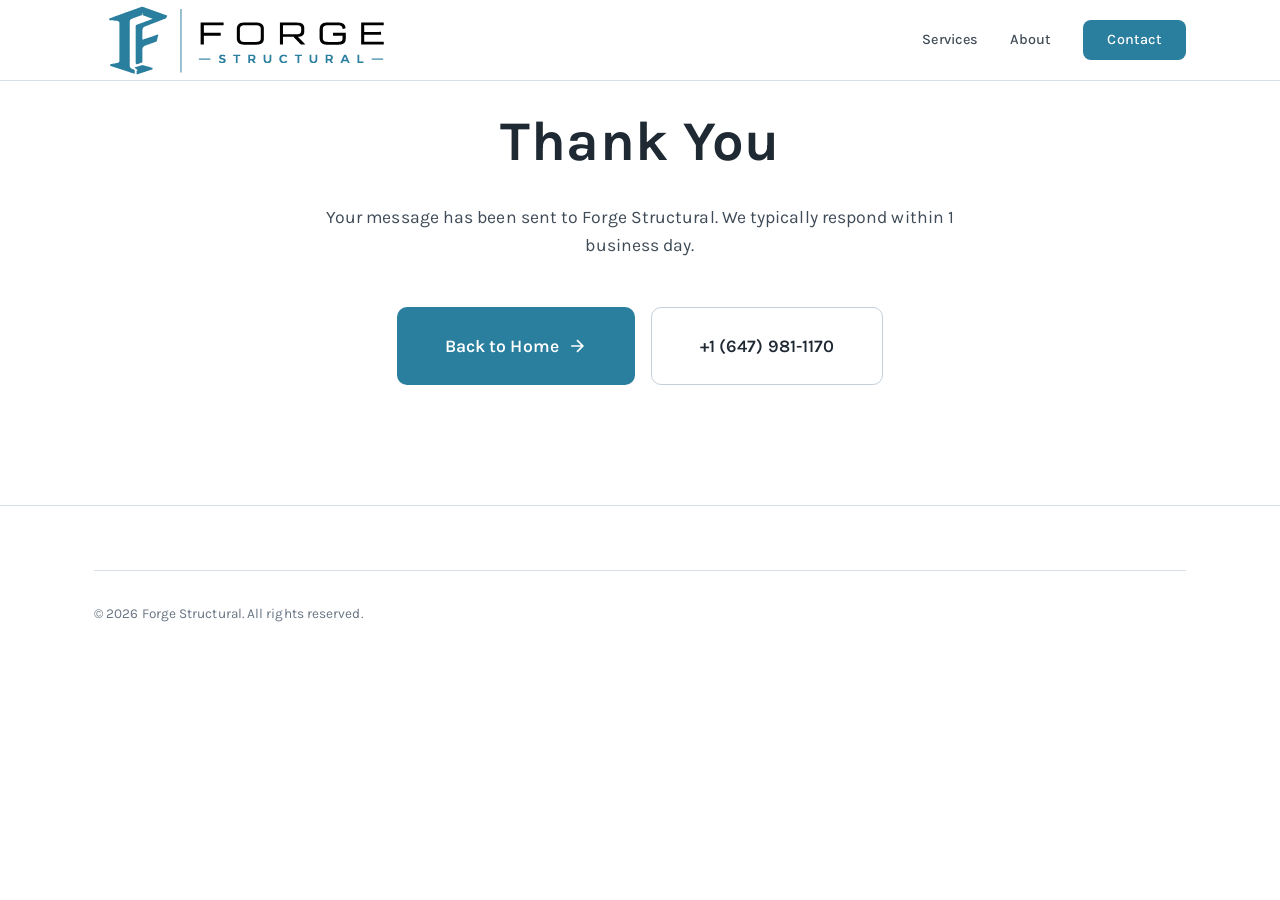
<file: thank-you.html>
<!DOCTYPE html>
<html lang="en-CA">
<head>
    <meta charset="UTF-8">
    <meta name="viewport" content="width=device-width, initial-scale=1.0, maximum-scale=5.0">
    <title>Thank You | Forge Structural</title>
    <meta name="robots" content="noindex, nofollow">
    <link rel="icon" type="image/svg+xml" href="/assets/logo-icon.svg?v=4">
    <link rel="stylesheet" href="styles.css">
    <link rel="preconnect" href="https://fonts.googleapis.com">
    <link rel="preconnect" href="https://fonts.gstatic.com" crossorigin>
    <link href="https://fonts.googleapis.com/css2?family=Bebas+Neue&family=Karla:wght@400;500;600;700&family=JetBrains+Mono:wght@400;500&display=swap" rel="stylesheet">
</head>
<body>
    <nav class="nav scrolled" role="navigation" aria-label="Main navigation">
        <div class="nav-container">
            <a href="index.html" class="nav-logo">
                <img src="assets/logo.svg" alt="Forge Structural" class="nav-logo-image">
            </a>
            <div class="nav-links">
                <a href="index.html#services">Services</a>
                <a href="index.html#about">About</a>
                <a href="index.html#contact" class="nav-cta">Contact</a>
            </div>
        </div>
    </nav>

    <main id="main-content">
        <section class="cta-section">
            <div class="container">
                <div class="cta-content">
                    <h2>Thank You</h2>
                    <p>Your message has been sent to Forge Structural. We typically respond within 1 business day.</p>
                    <div class="cta-actions">
                        <a href="index.html" class="btn btn-primary btn-large">
                            Back to Home
                            <svg width="20" height="20" viewBox="0 0 24 24" fill="none" stroke="currentColor" stroke-width="2">
                                <path d="M5 12h14M12 5l7 7-7 7"/>
                            </svg>
                        </a>
                        <a href="tel:+16479811170" class="btn btn-outline btn-large">
                            +1 (647) 981-1170
                        </a>
                    </div>
                </div>
            </div>
        </section>
    </main>

    <footer class="footer" role="contentinfo">
        <div class="container">
            <div class="footer-bottom">
                <p class="footer-copyright">© 2026 Forge Structural. All rights reserved.</p>
            </div>
        </div>
    </footer>
</body>
</html>
</file>
<file: styles.css>
/* =============================================
   FORGE STRUCTURAL - CSS STYLES
   A dark, modern, precision-focused design
   ============================================= */

/* CSS Custom Properties */
:root {
    /* Colors - Dark forge theme with amber accents */
    --color-bg-primary: #09090b;
    --color-bg-secondary: #0f0f11;
    --color-bg-tertiary: #151518;
    --color-bg-card: #18181b;
    --color-bg-elevated: #1c1c20;
    
    --color-accent: #2A7E9E;
    --color-accent-light: #2A7E9E;
    --color-accent-dark: #236A85;
    --color-accent-glow: rgba(42, 126, 158, 0.15);
    
    --color-text-primary: #fafafa;
    --color-text-secondary: #a1a1aa;
    --color-text-tertiary: #71717a;
    
    --color-border: #27272a;
    --color-border-light: #3f3f46;
    
    /* Typography */
    --font-display: 'Bebas Neue', sans-serif;
    --font-body: 'Karla', sans-serif;
    --font-mono: 'JetBrains Mono', monospace;
    
    /* Spacing */
    --space-xs: 0.25rem;
    --space-sm: 0.5rem;
    --space-md: 1rem;
    --space-lg: 1.5rem;
    --space-xl: 2rem;
    --space-2xl: 3rem;
    --space-3xl: 4rem;
    --space-4xl: 6rem;
    
    /* Border Radius */
    --radius-sm: 4px;
    --radius-md: 8px;
    --radius-lg: 12px;
    --radius-xl: 16px;
    
    /* Transitions */
    --transition-fast: 150ms ease;
    --transition-base: 250ms ease;
    --transition-slow: 400ms ease;
    
    /* Container */
    --container-max: 1200px;
    --container-padding: 1.5rem;
}

/* Reset & Base */
*, *::before, *::after {
    margin: 0;
    padding: 0;
    box-sizing: border-box;
}

html {
    scroll-behavior: smooth;
    font-size: 16px;
}

body {
    font-family: var(--font-body);
    background-color: var(--color-bg-primary);
    color: var(--color-text-primary);
    line-height: 1.6;
    -webkit-font-smoothing: antialiased;
    -moz-osx-font-smoothing: grayscale;
    overflow-x: hidden;
}

img {
    max-width: 100%;
    height: auto;
    display: block;
}

a {
    color: inherit;
    text-decoration: none;
    transition: color var(--transition-fast);
}

ul {
    list-style: none;
}

/* Container */
.container {
    width: 100%;
    max-width: var(--container-max);
    margin: 0 auto;
    padding: 0 var(--container-padding);
}

.hidden-section {
    display: none !important;
}

/* =============================================
   NAVIGATION
   ============================================= */
.nav {
    position: fixed;
    top: 0;
    left: 0;
    right: 0;
    z-index: 1000;
    background: rgba(9, 9, 11, 0.8);
    backdrop-filter: blur(20px);
    border-bottom: 1px solid transparent;
    transition: all var(--transition-base);
}

.nav.scrolled {
    background: rgba(9, 9, 11, 0.95);
    border-bottom-color: var(--color-border);
}

.nav-container {
    max-width: var(--container-max);
    margin: 0 auto;
    padding: 0 var(--container-padding);
    display: flex;
    align-items: center;
    justify-content: space-between;
    height: 80px;
}

.nav-logo {
    display: flex;
    align-items: center;
    gap: var(--space-sm);
    font-family: var(--font-display);
    font-size: 1.5rem;
    letter-spacing: 0.05em;
}

.nav-logo-image {
    display: block;
    height: 75px;
    width: auto;
    max-width: min(368px, 92vw);
}

.logo-icon {
    color: var(--color-accent);
    font-size: 1.75rem;
}

.logo-text {
    color: var(--color-text-primary);
}

.logo-accent {
    color: var(--color-accent);
    margin-left: 2px;
}

.nav-links {
    display: flex;
    align-items: center;
    gap: var(--space-xl);
}

.nav-links a {
    font-size: 0.9rem;
    font-weight: 500;
    color: var(--color-text-secondary);
    transition: color var(--transition-fast);
    position: relative;
}

.nav-links a:hover {
    color: var(--color-text-primary);
}

.nav-links a::after {
    content: '';
    position: absolute;
    bottom: -4px;
    left: 0;
    width: 0;
    height: 2px;
    background: var(--color-accent);
    transition: width var(--transition-base);
}

.nav-links a:hover::after {
    width: 100%;
}

.nav-cta {
    background: var(--color-accent);
    color: var(--color-bg-primary) !important;
    padding: var(--space-sm) var(--space-lg);
    border-radius: var(--radius-md);
    font-weight: 600;
}

.nav-cta:hover {
    background: var(--color-accent-dark);
}

.nav-cta::after {
    display: none !important;
}

.nav-toggle {
    display: none;
    flex-direction: column;
    gap: 5px;
    background: none;
    border: none;
    cursor: pointer;
    padding: var(--space-sm);
}

.nav-toggle span {
    width: 24px;
    height: 2px;
    background: var(--color-text-primary);
    transition: all var(--transition-fast);
}

/* =============================================
   HERO SECTION
   ============================================= */
.hero {
    min-height: 100vh;
    display: flex;
    flex-direction: column;
    justify-content: center;
    align-items: center;
    position: relative;
    padding: 120px var(--container-padding) var(--space-3xl);
    overflow: hidden;
}

.hero-bg {
    position: absolute;
    inset: 0;
    pointer-events: none;
}

.hero-grid {
    position: absolute;
    inset: 0;
    background-image: 
        linear-gradient(rgba(42, 126, 158, 0.03) 1px, transparent 1px),
        linear-gradient(90deg, rgba(42, 126, 158, 0.03) 1px, transparent 1px);
    background-size: 60px 60px;
    mask-image: radial-gradient(ellipse at center, black 20%, transparent 70%);
}

.hero-glow {
    position: absolute;
    top: 20%;
    left: 50%;
    transform: translateX(-50%);
    width: 800px;
    height: 600px;
    background: radial-gradient(ellipse, var(--color-accent-glow) 0%, transparent 60%);
    filter: blur(60px);
    opacity: 0.6;
}

.hero-content {
    position: relative;
    text-align: center;
    max-width: 900px;
    animation: fadeInUp 0.8s ease-out;
}

@keyframes fadeInUp {
    from {
        opacity: 0;
        transform: translateY(30px);
    }
    to {
        opacity: 1;
        transform: translateY(0);
    }
}

.hero-title {
    font-family: var(--font-display);
    font-size: clamp(4rem, 12vw, 9rem);
    line-height: 0.95;
    letter-spacing: 0.02em;
    margin-bottom: var(--space-xl);
}

.title-line {
    display: block;
}

.title-accent {
    color: var(--color-accent);
    position: relative;
}

.title-accent::after {
    content: '';
    position: absolute;
    bottom: 0.1em;
    left: 0;
    right: 0;
    height: 0.08em;
    background: var(--color-accent);
    opacity: 0.3;
}

.hero-subtitle {
    font-size: 1.25rem;
    color: var(--color-text-secondary);
    max-width: 600px;
    margin: 0 auto var(--space-2xl);
    line-height: 1.7;
    animation: fadeInUp 0.8s ease-out 0.2s both;
}

.hero-actions {
    display: flex;
    gap: var(--space-md);
    justify-content: center;
    flex-wrap: wrap;
    margin-bottom: var(--space-3xl);
    animation: fadeInUp 0.8s ease-out 0.3s both;
}

/* Buttons */
.btn {
    display: inline-flex;
    align-items: center;
    gap: var(--space-sm);
    padding: var(--space-md) var(--space-xl);
    border-radius: var(--radius-md);
    font-family: var(--font-body);
    font-size: 1rem;
    font-weight: 600;
    cursor: pointer;
    border: none;
    transition: all var(--transition-base);
}

.btn-primary {
    background: var(--color-accent);
    color: var(--color-bg-primary);
}

.btn-primary:hover {
    background: var(--color-accent-dark);
    transform: translateY(-2px);
    box-shadow: 0 10px 40px var(--color-accent-glow);
}

.btn-secondary {
    background: var(--color-bg-card);
    color: var(--color-text-primary);
    border: 1px solid var(--color-border);
}

.btn-secondary:hover {
    background: var(--color-bg-elevated);
    border-color: var(--color-border-light);
}

.btn-full {
    width: 100%;
    justify-content: center;
}

.hero-stats {
    display: grid;
    grid-template-columns: repeat(2, 1fr);
    gap: var(--space-2xl);
    animation: fadeInUp 0.8s ease-out 0.4s both;
    max-width: 480px;
    margin: 0 auto;
}

.stat {
    text-align: center;
}

.stat-number {
    display: block;
    font-family: var(--font-display);
    font-size: 3rem;
    color: var(--color-accent);
    line-height: 1;
}

.stat-label {
    font-size: 0.85rem;
    color: var(--color-text-tertiary);
    font-family: var(--font-mono);
}

/* =============================================
   SECTION STYLES
   ============================================= */
.section-header {
    text-align: center;
    max-width: 700px;
    margin: 0 auto var(--space-3xl);
}

.section-tag {
    display: inline-block;
    font-family: var(--font-mono);
    font-size: 0.8rem;
    color: var(--color-accent);
    text-transform: uppercase;
    letter-spacing: 0.1em;
    margin-bottom: var(--space-md);
    padding: var(--space-xs) var(--space-md);
    background: var(--color-accent-glow);
    border-radius: var(--radius-sm);
}

.section-title {
    font-family: var(--font-display);
    font-size: clamp(2.5rem, 5vw, 4rem);
    letter-spacing: 0.02em;
    margin-bottom: var(--space-md);
}

.section-description {
    font-size: 1.1rem;
    color: var(--color-text-secondary);
    line-height: 1.7;
}

/* =============================================
   SERVICES SECTION
   ============================================= */
.services {
    padding: var(--space-4xl) 0;
    background: linear-gradient(180deg, var(--color-bg-secondary) 0%, var(--color-bg-primary) 100%);
    position: relative;
}

.services::before {
    content: '';
    position: absolute;
    top: 0;
    left: 0;
    right: 0;
    height: 1px;
    background: linear-gradient(90deg, transparent, var(--color-accent), transparent);
}

.services-grid {
    display: grid;
    grid-template-columns: repeat(3, minmax(0, 1fr));
    gap: var(--space-lg);
}

.service-card {
    background: var(--color-bg-card);
    border: 1px solid var(--color-border);
    border-radius: var(--radius-lg);
    padding: var(--space-xl);
    transition: all var(--transition-slow);
    position: relative;
    overflow: hidden;
}

/* Glowing border effect */
.service-card::before {
    content: '';
    position: absolute;
    top: 0;
    left: 0;
    right: 0;
    height: 3px;
    background: linear-gradient(90deg, var(--color-accent), var(--color-accent-light), var(--color-accent));
    opacity: 0;
    transition: opacity var(--transition-base);
}

/* Gradient glow background on hover */
.service-card::after {
    content: '';
    position: absolute;
    top: 0;
    left: 0;
    right: 0;
    bottom: 0;
    background: radial-gradient(ellipse at top left, var(--color-accent-glow) 0%, transparent 50%);
    opacity: 0;
    transition: opacity var(--transition-slow);
    pointer-events: none;
    z-index: 0;
}

.service-card > * {
    position: relative;
    z-index: 1;
}

.service-card:hover {
    transform: translateY(-8px) scale(1.02);
    border-color: var(--color-accent);
    box-shadow: 
        0 25px 80px rgba(0, 0, 0, 0.4),
        0 0 40px var(--color-accent-glow),
        inset 0 1px 0 rgba(255, 255, 255, 0.05);
}

.service-card:hover::before {
    opacity: 1;
}

.service-card:hover::after {
    opacity: 1;
}

.service-card:hover .service-icon svg {
    transform: scale(1.1) rotate(-5deg);
    filter: drop-shadow(0 0 10px var(--color-accent));
}

.service-icon {
    width: 56px;
    height: 56px;
    margin-bottom: var(--space-lg);
    background: linear-gradient(135deg, var(--color-accent-glow) 0%, transparent 100%);
    border-radius: var(--radius-md);
    display: flex;
    align-items: center;
    justify-content: center;
    border: 1px solid rgba(42, 126, 158, 0.2);
}

.service-icon svg {
    width: 28px;
    height: 28px;
    stroke: var(--color-accent);
    transition: all var(--transition-base);
}

.service-title {
    font-family: var(--font-display);
    font-size: 1.75rem;
    letter-spacing: 0.02em;
    margin-bottom: var(--space-sm);
}

.service-desc {
    color: var(--color-text-secondary);
    font-size: 0.95rem;
    margin-bottom: var(--space-lg);
}

.service-list {
    display: flex;
    flex-direction: column;
    gap: var(--space-sm);
}

.service-list li {
    font-size: 0.9rem;
    color: var(--color-text-tertiary);
    padding-left: var(--space-lg);
    position: relative;
}

.service-list li::before {
    content: '→';
    position: absolute;
    left: 0;
    color: var(--color-accent);
    font-family: var(--font-mono);
}

/* =============================================
   ABOUT SECTION
   ============================================= */
.about {
    padding: var(--space-4xl) 0;
    background: linear-gradient(180deg, var(--color-bg-tertiary) 0%, var(--color-bg-secondary) 50%, var(--color-bg-primary) 100%);
    position: relative;
}

.about::before {
    content: '';
    position: absolute;
    top: 0;
    left: 0;
    right: 0;
    height: 1px;
    background: linear-gradient(90deg, transparent, var(--color-accent), transparent);
}

.about-grid {
    display: grid;
    grid-template-columns: 1fr;
    gap: var(--space-3xl);
    align-items: start;
    max-width: 900px;
    margin-left: auto;
    margin-right: auto;
}

.about-content .section-tag,
.about-content .section-title {
    text-align: left;
}

.about-text {
    color: var(--color-text-secondary);
    margin-bottom: var(--space-lg);
    font-size: 1.05rem;
    line-height: 1.8;
}

.values-grid {
    display: grid;
    grid-template-columns: 1fr 1fr;
    gap: var(--space-lg);
    margin-top: var(--space-2xl);
}

.value-item {
    padding: var(--space-lg);
    background: var(--color-bg-secondary);
    border-radius: var(--radius-md);
    border: 1px solid var(--color-border);
    transition: all var(--transition-slow);
    position: relative;
    overflow: hidden;
}

.value-item::before {
    content: '';
    position: absolute;
    top: 0;
    left: 0;
    right: 0;
    height: 2px;
    background: linear-gradient(90deg, transparent, var(--color-accent), transparent);
    opacity: 0;
    transition: opacity var(--transition-base);
}

.value-item:hover {
    border-color: var(--color-accent);
    transform: translateY(-4px);
    box-shadow: 0 10px 30px rgba(0, 0, 0, 0.2);
}

.value-item:hover::before {
    opacity: 1;
}

.value-icon {
    font-size: 1.75rem;
    color: var(--color-accent);
    margin-bottom: var(--space-sm);
    transition: transform var(--transition-base);
    display: inline-block;
}

.value-item:hover .value-icon {
    transform: scale(1.2) rotate(-10deg);
}

.value-item h4 {
    font-family: var(--font-display);
    font-size: 1.25rem;
    margin-bottom: var(--space-xs);
    letter-spacing: 0.02em;
}

.value-item p {
    font-size: 0.9rem;
    color: var(--color-text-tertiary);
}

.about-credentials {
    display: flex;
    gap: var(--space-lg);
}

.credential-card {
    flex: 1;
    padding: var(--space-xl);
    background: linear-gradient(145deg, var(--color-bg-card) 0%, var(--color-bg-elevated) 100%);
    border: 1px solid var(--color-border);
    border-radius: var(--radius-lg);
    text-align: center;
    transition: all var(--transition-base);
    position: relative;
    overflow: hidden;
}

.credential-card::before {
    content: '';
    position: absolute;
    bottom: 0;
    left: 0;
    right: 0;
    height: 3px;
    background: var(--color-accent);
    transform: scaleX(0);
    transition: transform var(--transition-base);
}

.credential-card:hover {
    border-color: var(--color-accent);
    transform: translateY(-4px);
}

.credential-card:hover::before {
    transform: scaleX(1);
}

.credential-number {
    font-family: var(--font-display);
    font-size: 1.75rem;
    color: var(--color-accent);
    margin-bottom: var(--space-xs);
    letter-spacing: 0.02em;
}

.credential-label {
    font-size: 0.85rem;
    color: var(--color-text-secondary);
    line-height: 1.4;
}

/* =============================================
   PROCESS SECTION
   ============================================= */
.process {
    padding: var(--space-4xl) 0;
    background: linear-gradient(180deg, var(--color-bg-primary) 0%, var(--color-bg-tertiary) 100%);
    position: relative;
}

.process::before {
    content: '';
    position: absolute;
    top: 0;
    left: 0;
    right: 0;
    height: 1px;
    background: linear-gradient(90deg, transparent, var(--color-border-light), transparent);
}

.process-timeline {
    display: grid;
    grid-template-columns: repeat(5, minmax(0, 1fr));
    gap: var(--space-md);
    position: relative;
}

.process-timeline::before {
    content: '';
    position: absolute;
    top: 45px;
    left: 60px;
    right: 60px;
    height: 2px;
    background: linear-gradient(90deg, var(--color-accent), var(--color-border) 50%, var(--color-accent));
    opacity: 0.3;
}

.process-step {
    text-align: center;
    position: relative;
}

.step-number {
    font-family: var(--font-display);
    font-size: 3rem;
    color: var(--color-accent);
    margin-bottom: var(--space-md);
    position: relative;
}

.step-number::after {
    content: '';
    position: absolute;
    bottom: -8px;
    left: 50%;
    transform: translateX(-50%);
    width: 12px;
    height: 12px;
    background: var(--color-accent);
    border-radius: 50%;
}

.process-step h3 {
    font-family: var(--font-display);
    font-size: 1.25rem;
    margin-bottom: var(--space-sm);
    letter-spacing: 0.02em;
}

.process-step p {
    font-size: 0.84rem;
    color: var(--color-text-tertiary);
    line-height: 1.5;
}

/* =============================================
   PROJECTS SECTION
   ============================================= */
.projects {
    padding: var(--space-4xl) 0;
}

.projects-grid {
    display: grid;
    grid-template-columns: repeat(3, 1fr);
    gap: var(--space-lg);
}

.project-card {
    background: var(--color-bg-card);
    border: 1px solid var(--color-border);
    border-radius: var(--radius-lg);
    overflow: hidden;
    transition: all var(--transition-slow);
    position: relative;
}

.project-card::before {
    content: '';
    position: absolute;
    inset: 0;
    background: linear-gradient(180deg, transparent 0%, var(--color-accent-glow) 100%);
    opacity: 0;
    transition: opacity var(--transition-slow);
    z-index: 1;
    pointer-events: none;
}

.project-card:hover {
    transform: translateY(-8px) scale(1.01);
    border-color: var(--color-accent);
    box-shadow: 
        0 30px 80px rgba(0, 0, 0, 0.4),
        0 0 60px var(--color-accent-glow);
}

.project-card:hover::before {
    opacity: 0.3;
}

.project-card:hover .project-placeholder span {
    opacity: 0.6;
    transform: scale(1.1);
}

.project-card:hover .project-category {
    color: var(--color-accent-light);
}

.project-large {
    grid-column: span 2;
    display: grid;
    grid-template-columns: 1.2fr 1fr;
}

.project-image {
    aspect-ratio: 16/10;
    background: var(--color-bg-elevated);
    position: relative;
    overflow: hidden;
}

.project-large .project-image {
    aspect-ratio: auto;
    min-height: 300px;
}

.project-placeholder {
    position: absolute;
    inset: 0;
    display: flex;
    align-items: center;
    justify-content: center;
    background: linear-gradient(135deg, var(--color-bg-elevated) 0%, var(--color-bg-tertiary) 100%);
}

.project-placeholder::before {
    content: '';
    position: absolute;
    inset: 0;
    background-image: 
        linear-gradient(45deg, var(--color-border) 25%, transparent 25%),
        linear-gradient(-45deg, var(--color-border) 25%, transparent 25%),
        linear-gradient(45deg, transparent 75%, var(--color-border) 75%),
        linear-gradient(-45deg, transparent 75%, var(--color-border) 75%);
    background-size: 20px 20px;
    background-position: 0 0, 0 10px, 10px -10px, -10px 0px;
    opacity: 0.3;
}

.project-placeholder span {
    font-family: var(--font-display);
    font-size: 4rem;
    color: var(--color-accent);
    opacity: 0.3;
    position: relative;
}

.project-info {
    padding: var(--space-xl);
    display: flex;
    flex-direction: column;
}

.project-large .project-info {
    justify-content: center;
}

.project-category {
    font-family: var(--font-mono);
    font-size: 0.75rem;
    color: var(--color-accent);
    text-transform: uppercase;
    letter-spacing: 0.1em;
    margin-bottom: var(--space-sm);
}

.project-title {
    font-family: var(--font-display);
    font-size: 1.5rem;
    letter-spacing: 0.02em;
    margin-bottom: var(--space-sm);
}

.project-large .project-title {
    font-size: 2rem;
}

.project-desc {
    font-size: 0.9rem;
    color: var(--color-text-secondary);
    line-height: 1.6;
    flex-grow: 1;
}

.project-tags {
    display: flex;
    flex-wrap: wrap;
    gap: var(--space-sm);
    margin-top: var(--space-lg);
}

.project-tags span {
    font-size: 0.75rem;
    padding: var(--space-xs) var(--space-sm);
    background: var(--color-bg-elevated);
    border: 1px solid var(--color-border);
    border-radius: var(--radius-sm);
    color: var(--color-text-tertiary);
    font-family: var(--font-mono);
}

/* =============================================
   TESTIMONIALS SECTION
   ============================================= */
.testimonials {
    padding: var(--space-4xl) 0;
    background: var(--color-bg-secondary);
}

.testimonials-grid {
    display: grid;
    grid-template-columns: repeat(3, 1fr);
    gap: var(--space-lg);
}

.testimonial-card {
    background: var(--color-bg-card);
    border: 1px solid var(--color-border);
    border-radius: var(--radius-lg);
    padding: var(--space-xl);
    position: relative;
    transition: all var(--transition-slow);
    overflow: hidden;
}

.testimonial-card::before {
    content: '';
    position: absolute;
    top: 0;
    left: 0;
    width: 4px;
    height: 100%;
    background: linear-gradient(180deg, var(--color-accent), transparent);
    opacity: 0;
    transition: opacity var(--transition-base);
}

.testimonial-card::after {
    content: '';
    position: absolute;
    bottom: 0;
    right: 0;
    width: 150px;
    height: 150px;
    background: radial-gradient(circle, var(--color-accent-glow) 0%, transparent 70%);
    opacity: 0;
    transition: opacity var(--transition-slow);
    pointer-events: none;
}

.testimonial-card:hover {
    transform: translateY(-6px);
    border-color: var(--color-border-light);
    box-shadow: 
        0 20px 60px rgba(0, 0, 0, 0.3),
        0 0 30px var(--color-accent-glow);
}

.testimonial-card:hover::before,
.testimonial-card:hover::after {
    opacity: 1;
}

.testimonial-card:hover .testimonial-quote {
    opacity: 0.4;
    color: var(--color-accent-light);
}

.testimonial-quote {
    font-family: var(--font-display);
    font-size: 5rem;
    color: var(--color-accent);
    opacity: 0.2;
    line-height: 1;
    position: absolute;
    top: var(--space-md);
    left: var(--space-lg);
}

.testimonial-text {
    font-size: 1rem;
    color: var(--color-text-secondary);
    line-height: 1.7;
    margin-bottom: var(--space-xl);
    position: relative;
    padding-top: var(--space-xl);
}

.testimonial-author {
    display: flex;
    align-items: center;
    gap: var(--space-md);
    padding-top: var(--space-lg);
    border-top: 1px solid var(--color-border);
}

.author-info {
    display: flex;
    flex-direction: column;
}

.author-name {
    font-weight: 600;
    font-size: 0.95rem;
}

.author-role {
    font-size: 0.85rem;
    color: var(--color-text-tertiary);
}

/* =============================================
   CONTACT SECTION
   ============================================= */
.contact {
    padding: var(--space-4xl) 0;
}

.contact-grid {
    display: grid;
    grid-template-columns: 1fr 1.2fr;
    gap: var(--space-3xl);
}

.contact-info .section-tag,
.contact-info .section-title {
    text-align: left;
}

@media (min-width: 1024px) {
    .contact-grid {
        grid-template-columns: 1.3fr 1.2fr;
    }

    .contact-info .section-title {
        line-height: 1.05;
        max-width: none;
        white-space: nowrap;
    }
}

.contact-text {
    color: var(--color-text-secondary);
    font-size: 1.05rem;
    margin-bottom: var(--space-2xl);
    line-height: 1.7;
}

.contact-details {
    display: flex;
    flex-direction: column;
    gap: var(--space-lg);
}

.contact-item {
    display: flex;
    align-items: flex-start;
    gap: var(--space-md);
}

.contact-icon {
    width: 48px;
    height: 48px;
    background: var(--color-accent-glow);
    border-radius: var(--radius-md);
    display: flex;
    align-items: center;
    justify-content: center;
    flex-shrink: 0;
}

.contact-icon svg {
    width: 24px;
    height: 24px;
    stroke: var(--color-accent);
}

.contact-item-content {
    display: flex;
    flex-direction: column;
    gap: var(--space-xs);
}

.contact-label {
    font-size: 0.85rem;
    color: var(--color-text-tertiary);
    font-family: var(--font-mono);
}

.contact-item-content a,
.contact-item-content span {
    font-size: 1rem;
    color: var(--color-text-primary);
}

.contact-item-content a:hover {
    color: var(--color-accent);
}

/* Contact Form */
.contact-form-wrapper {
    background: var(--color-bg-card);
    border: 1px solid var(--color-border);
    border-radius: var(--radius-xl);
    padding: var(--space-2xl);
}

.contact-form {
    display: flex;
    flex-direction: column;
    gap: var(--space-lg);
}

.form-row {
    display: grid;
    grid-template-columns: 1fr 1fr;
    gap: var(--space-lg);
}

.form-group {
    display: flex;
    flex-direction: column;
    gap: var(--space-sm);
}

.form-group label {
    font-size: 0.9rem;
    font-weight: 500;
    color: var(--color-text-secondary);
}

.form-group input,
.form-group select,
.form-group textarea {
    background: var(--color-bg-elevated);
    border: 1px solid var(--color-border);
    border-radius: var(--radius-md);
    padding: var(--space-md);
    font-family: var(--font-body);
    font-size: 1rem;
    color: var(--color-text-primary);
    transition: all var(--transition-fast);
}

.form-group input:focus,
.form-group select:focus,
.form-group textarea:focus {
    outline: none;
    border-color: var(--color-accent);
    box-shadow: 0 0 0 3px var(--color-accent-glow);
}

.form-group input::placeholder,
.form-group textarea::placeholder {
    color: var(--color-text-tertiary);
}

.form-group select {
    cursor: pointer;
    appearance: none;
    background-image: url("data:image/svg+xml,%3Csvg xmlns='http://www.w3.org/2000/svg' width='24' height='24' viewBox='0 0 24 24' fill='none' stroke='%2371717a' stroke-width='2'%3E%3Cpath d='M6 9l6 6 6-6'/%3E%3C/svg%3E");
    background-repeat: no-repeat;
    background-position: right 12px center;
    padding-right: 48px;
}

.form-group textarea {
    resize: vertical;
    min-height: 120px;
}

/* =============================================
   FOOTER
   ============================================= */
.footer {
    background: var(--color-bg-secondary);
    border-top: 1px solid var(--color-border);
    padding: var(--space-3xl) 0 var(--space-xl);
}

.footer-grid {
    display: grid;
    grid-template-columns: 2fr 1fr 1fr 1fr;
    gap: var(--space-2xl);
    margin-bottom: var(--space-2xl);
}

.footer-logo {
    display: flex;
    align-items: center;
    gap: var(--space-sm);
    font-family: var(--font-display);
    font-size: 1.25rem;
    letter-spacing: 0.05em;
    margin-bottom: var(--space-md);
}

.footer-logo-image {
    display: block;
    height: 66px;
    width: auto;
    max-width: min(345px, 96vw);
}

.footer-tagline {
    color: var(--color-text-tertiary);
    font-size: 0.95rem;
    max-width: 280px;
}

.footer-links h4 {
    font-family: var(--font-display);
    font-size: 1rem;
    letter-spacing: 0.1em;
    margin-bottom: var(--space-lg);
    color: var(--color-text-secondary);
}

.footer-links ul {
    display: flex;
    flex-direction: column;
    gap: var(--space-sm);
}

.footer-links a,
.footer-links li {
    font-size: 0.9rem;
    color: var(--color-text-tertiary);
    transition: color var(--transition-fast);
}

.footer-links a:hover {
    color: var(--color-accent);
}

.footer-bottom {
    padding-top: var(--space-xl);
    border-top: 1px solid var(--color-border);
    display: flex;
    justify-content: space-between;
    align-items: center;
    flex-wrap: wrap;
    gap: var(--space-md);
}

.footer-credentials {
    display: flex;
    align-items: center;
    gap: var(--space-md);
    font-size: 0.85rem;
    color: var(--color-text-tertiary);
    font-family: var(--font-mono);
}

.separator {
    color: var(--color-border-light);
}

.footer-copyright {
    font-size: 0.85rem;
    color: var(--color-text-tertiary);
}

/* =============================================
   RESPONSIVE STYLES
   ============================================= */
@media (max-width: 1024px) {
    .about-grid {
        grid-template-columns: 1fr;
        gap: var(--space-2xl);
    }
    
    .projects-grid {
        grid-template-columns: 1fr 1fr;
    }
    
    .project-large {
        grid-column: span 2;
        grid-template-columns: 1fr;
    }
    
    .process-timeline {
        grid-template-columns: 1fr 1fr;
        gap: var(--space-2xl);
    }
    
    .process-timeline::before {
        display: none;
    }
    
    .contact-grid {
        grid-template-columns: 1fr;
    }
    
    .footer-grid {
        grid-template-columns: 1fr 1fr;
    }
}

@media (max-width: 768px) {
    .hero-stats {
        grid-template-columns: repeat(2, 1fr);
        gap: var(--space-lg);
    }
    
    .services-grid {
        grid-template-columns: 1fr;
    }
    
    .values-grid {
        grid-template-columns: 1fr;
    }
    
    .projects-grid {
        grid-template-columns: 1fr;
    }
    
    .project-large {
        grid-column: span 1;
    }
    
    .testimonials-grid {
        grid-template-columns: 1fr;
    }
    
    .process-timeline {
        grid-template-columns: 1fr;
    }
    
    .form-row {
        grid-template-columns: 1fr;
    }
    
    .footer-grid {
        grid-template-columns: 1fr;
        text-align: center;
    }
    
    .footer-tagline {
        margin: 0 auto;
    }
    
    .footer-bottom {
        flex-direction: column;
        text-align: center;
    }
    
    .footer-credentials {
        flex-direction: column;
        gap: var(--space-sm);
    }
    
    .separator {
        display: none;
    }
}

@media (max-width: 480px) {
    :root {
        --container-padding: 1rem;
    }
    
    .hero {
        padding: 100px var(--container-padding) var(--space-2xl);
    }
    
    .hero-actions {
        flex-direction: column;
        width: 100%;
    }
    
    .btn {
        width: 100%;
        justify-content: center;
    }
}

/* =============================================
   ANIMATIONS & UTILITIES
   ============================================= */
.fade-in {
    opacity: 0;
    transform: translateY(30px);
    transition: opacity 0.8s cubic-bezier(0.4, 0, 0.2, 1), transform 0.8s cubic-bezier(0.4, 0, 0.2, 1);
}

.fade-in.visible {
    opacity: 1;
    transform: translateY(0);
}

/* Stagger animation delays for cards */
.service-card:nth-child(1),
.deliverable-item:nth-child(1),
.testimonial-card:nth-child(1) { transition-delay: 0ms; }
.service-card:nth-child(2),
.deliverable-item:nth-child(2),
.testimonial-card:nth-child(2) { transition-delay: 100ms; }
.service-card:nth-child(3),
.deliverable-item:nth-child(3),
.testimonial-card:nth-child(3) { transition-delay: 200ms; }
.deliverable-item:nth-child(4),
.testimonial-card:nth-child(4) { transition-delay: 300ms; }

/* Shine effect for buttons */
.btn-primary {
    position: relative;
    overflow: hidden;
}

.btn-primary::after {
    content: '';
    position: absolute;
    top: -50%;
    left: -60%;
    width: 20%;
    height: 200%;
    background: linear-gradient(
        90deg,
        transparent,
        rgba(255, 255, 255, 0.2),
        transparent
    );
    transform: rotate(25deg);
    transition: left 0.5s ease;
}

.btn-primary:hover::after {
    left: 120%;
}

/* Glow text effect for accent elements */
.title-accent {
    text-shadow: 0 0 40px var(--color-accent-glow);
}

/* Floating animation for visual elements */
@keyframes float {
    0%, 100% { transform: translateY(0); }
    50% { transform: translateY(-10px); }
}

.credential-card {
    animation: none;
}

/* Gradient border animation */
@keyframes gradientBorder {
    0% { background-position: 0% 50%; }
    50% { background-position: 100% 50%; }
    100% { background-position: 0% 50%; }
}

/* Number counter glow */
.stat-number {
    text-shadow: 0 0 30px var(--color-accent-glow);
}

/* Card shimmer effect on load */
@keyframes shimmer {
    0% { background-position: -200% 0; }
    100% { background-position: 200% 0; }
}

.project-placeholder {
    background: linear-gradient(
        90deg,
        var(--color-bg-elevated) 0%,
        var(--color-bg-tertiary) 25%,
        var(--color-bg-elevated) 50%,
        var(--color-bg-tertiary) 75%,
        var(--color-bg-elevated) 100%
    );
    background-size: 200% 100%;
    animation: shimmer 3s linear infinite;
}

/* Interactive hover states for links */
.contact-item-content a {
    position: relative;
    display: inline-block;
}

.contact-item-content a::after {
    content: '';
    position: absolute;
    bottom: -2px;
    left: 0;
    width: 0;
    height: 1px;
    background: var(--color-accent);
    transition: width var(--transition-base);
}

.contact-item-content a:hover::after {
    width: 100%;
}

/* Focus states for accessibility */
a:focus-visible,
button:focus-visible,
input:focus-visible,
select:focus-visible,
textarea:focus-visible {
    outline: 2px solid var(--color-accent);
    outline-offset: 2px;
}

/* Skip link for accessibility */
.skip-link {
    position: absolute;
    top: -100%;
    left: 50%;
    transform: translateX(-50%);
    background: var(--color-accent);
    color: var(--color-bg-primary);
    padding: var(--space-md) var(--space-lg);
    border-radius: var(--radius-md);
    z-index: 9999;
    transition: top var(--transition-fast);
}

.skip-link:focus {
    top: var(--space-md);
}

/* Selection styling */
::selection {
    background: var(--color-accent);
    color: var(--color-bg-primary);
}

/* Scrollbar styling */
::-webkit-scrollbar {
    width: 10px;
}

::-webkit-scrollbar-track {
    background: var(--color-bg-secondary);
}

::-webkit-scrollbar-thumb {
    background: var(--color-border-light);
    border-radius: 5px;
}

::-webkit-scrollbar-thumb:hover {
    background: var(--color-accent);
}

/* =============================================
   TRUST BAR
   ============================================= */
.trust-bar {
    background: var(--color-bg-secondary);
    border-top: 1px solid var(--color-border);
    border-bottom: 1px solid var(--color-border);
    padding: var(--space-lg) 0;
}

.trust-items {
    display: flex;
    justify-content: center;
    align-items: center;
    gap: var(--space-2xl);
    flex-wrap: wrap;
}

.trust-item {
    display: flex;
    align-items: center;
    gap: var(--space-sm);
    color: var(--color-text-secondary);
    font-size: 0.9rem;
    font-weight: 500;
}

.trust-item svg {
    width: 20px;
    height: 20px;
    stroke: var(--color-accent);
    flex-shrink: 0;
}

/* =============================================
   DELIVERABLES SECTION
   ============================================= */
.deliverables {
    padding: var(--space-4xl) 0;
    background: var(--color-bg-primary);
}

.deliverables-grid {
    display: grid;
    grid-template-columns: repeat(4, minmax(0, 1fr));
    gap: var(--space-lg);
    max-width: 1120px;
    margin-left: auto;
    margin-right: auto;
}

.deliverable-item {
    padding: var(--space-xl);
    background: var(--color-bg-card);
    border: 1px solid var(--color-border);
    border-radius: var(--radius-lg);
    transition: all var(--transition-slow);
    position: relative;
    overflow: hidden;
}

.deliverable-item::before {
    content: '';
    position: absolute;
    top: -50%;
    left: -50%;
    width: 200%;
    height: 200%;
    background: conic-gradient(from 0deg, transparent, var(--color-accent-glow), transparent 30%);
    opacity: 0;
    transition: opacity var(--transition-slow);
    animation: rotate 4s linear infinite paused;
}

.deliverable-item::after {
    content: '';
    position: absolute;
    inset: 1px;
    background: var(--color-bg-card);
    border-radius: calc(var(--radius-lg) - 1px);
    z-index: 0;
}

.deliverable-item > * {
    position: relative;
    z-index: 1;
}

.deliverable-item:hover {
    border-color: var(--color-accent);
    transform: translateY(-6px);
    box-shadow: 
        0 20px 50px rgba(0, 0, 0, 0.3),
        0 0 30px var(--color-accent-glow);
}

.deliverable-item:hover::before {
    opacity: 1;
    animation-play-state: running;
}

.deliverable-item:hover .deliverable-icon {
    background: var(--color-accent);
    transform: scale(1.1);
}

.deliverable-item:hover .deliverable-icon svg {
    stroke: var(--color-bg-primary);
}

@keyframes rotate {
    from { transform: rotate(0deg); }
    to { transform: rotate(360deg); }
}

.deliverable-icon {
    width: 52px;
    height: 52px;
    background: linear-gradient(135deg, var(--color-accent-glow) 0%, rgba(42, 126, 158, 0.05) 100%);
    border-radius: var(--radius-md);
    display: flex;
    align-items: center;
    justify-content: center;
    margin-bottom: var(--space-md);
    border: 1px solid rgba(42, 126, 158, 0.15);
    transition: all var(--transition-base);
}

.deliverable-icon svg {
    width: 24px;
    height: 24px;
    stroke: var(--color-accent);
    transition: stroke var(--transition-base);
}

.deliverable-item h4 {
    font-family: var(--font-display);
    font-size: 1.25rem;
    margin-bottom: var(--space-sm);
    letter-spacing: 0.02em;
}

.deliverable-item p {
    font-size: 0.9rem;
    color: var(--color-text-tertiary);
    line-height: 1.6;
}

/* =============================================
   SERVICE AREAS SECTION
   ============================================= */
.service-areas {
    padding: var(--space-4xl) 0;
    background: var(--color-bg-secondary);
}

.areas-grid {
    display: grid;
    grid-template-columns: repeat(4, 1fr);
    gap: var(--space-xl);
    margin-bottom: var(--space-2xl);
}

.area-region {
    padding: var(--space-xl);
    background: var(--color-bg-card);
    border: 1px solid var(--color-border);
    border-radius: var(--radius-lg);
    transition: all var(--transition-slow);
    position: relative;
    overflow: hidden;
}

.area-region::before {
    content: '';
    position: absolute;
    top: 0;
    left: 0;
    width: 100%;
    height: 100%;
    background: linear-gradient(135deg, var(--color-accent-glow) 0%, transparent 50%);
    opacity: 0;
    transition: opacity var(--transition-slow);
}

.area-region > * {
    position: relative;
    z-index: 1;
}

.area-region:hover {
    border-color: var(--color-accent);
    transform: translateY(-4px);
    box-shadow: 0 15px 40px rgba(0, 0, 0, 0.2);
}

.area-region:hover::before {
    opacity: 1;
}

.area-region:hover h4 {
    text-shadow: 0 0 20px var(--color-accent);
}

.area-region h4 {
    font-family: var(--font-display);
    font-size: 1.25rem;
    color: var(--color-accent);
    margin-bottom: var(--space-md);
    letter-spacing: 0.02em;
}

.area-region ul {
    display: flex;
    flex-direction: column;
    gap: var(--space-sm);
}

.area-region li {
    font-size: 0.9rem;
    color: var(--color-text-secondary);
    padding-left: var(--space-md);
    position: relative;
}

.area-region li::before {
    content: '•';
    position: absolute;
    left: 0;
    color: var(--color-accent);
}

.areas-note {
    display: flex;
    align-items: center;
    gap: var(--space-md);
    padding: var(--space-lg);
    background: var(--color-accent-glow);
    border: 1px solid rgba(42, 126, 158, 0.2);
    border-radius: var(--radius-md);
}

.areas-note svg {
    width: 24px;
    height: 24px;
    stroke: var(--color-accent);
    flex-shrink: 0;
}

.areas-note p {
    color: var(--color-text-secondary);
    font-size: 0.95rem;
}

.areas-note a {
    color: var(--color-accent);
    text-decoration: underline;
}

/* =============================================
   CTA SECTION
   ============================================= */
.cta-section {
    padding: var(--space-4xl) 0;
    background: linear-gradient(135deg, var(--color-bg-tertiary) 0%, var(--color-bg-secondary) 100%);
    position: relative;
    overflow: hidden;
}

.cta-section::before {
    content: '';
    position: absolute;
    top: 0;
    left: 0;
    right: 0;
    bottom: 0;
    background: radial-gradient(ellipse at center, var(--color-accent-glow) 0%, transparent 60%);
    opacity: 0.5;
}

.cta-content {
    position: relative;
    text-align: center;
    max-width: 700px;
    margin: 0 auto;
}

.cta-content h2 {
    font-family: var(--font-display);
    font-size: clamp(2.5rem, 5vw, 3.5rem);
    margin-bottom: var(--space-md);
    letter-spacing: 0.02em;
}

.cta-content > p {
    font-size: 1.1rem;
    color: var(--color-text-secondary);
    margin-bottom: var(--space-2xl);
}

.cta-actions {
    display: flex;
    justify-content: center;
    gap: var(--space-md);
    flex-wrap: wrap;
    margin-bottom: var(--space-lg);
}

.btn-large {
    padding: var(--space-lg) var(--space-2xl);
    font-size: 1.1rem;
}

.btn-outline {
    background: transparent;
    border: 2px solid var(--color-accent);
    color: var(--color-accent);
}

.btn-outline:hover {
    background: var(--color-accent);
    color: var(--color-bg-primary);
}

.cta-note {
    font-size: 0.85rem;
    color: var(--color-text-tertiary);
    font-family: var(--font-mono);
}

/* =============================================
   EMERGENCY CONTACT
   ============================================= */
.emergency-contact {
    margin-top: var(--space-2xl);
    padding: var(--space-lg);
    background: rgba(239, 68, 68, 0.1);
    border: 1px solid rgba(239, 68, 68, 0.2);
    border-radius: var(--radius-md);
    display: flex;
    align-items: flex-start;
    gap: var(--space-md);
}

.emergency-contact svg,
.emergency-contact-icon {
    width: 26px;
    height: 26px;
    stroke: #ef4444;
    color: #ef4444;
    flex-shrink: 0;
    margin-top: 0.15em;
    align-self: flex-start;
}

.emergency-contact strong {
    display: block;
    color: #ef4444;
    margin-bottom: var(--space-xs);
}

.emergency-contact p {
    font-size: 0.9rem;
    color: var(--color-text-secondary);
    margin: 0;
}

/* =============================================
   ENHANCED FORM STYLES
   ============================================= */
.form-checkbox {
    flex-direction: row !important;
    align-items: center;
    gap: var(--space-sm) !important;
}

.form-checkbox input[type="checkbox"] {
    width: 18px;
    height: 18px;
    accent-color: var(--color-accent);
    cursor: pointer;
}

.form-checkbox label {
    font-size: 0.9rem;
    color: var(--color-text-secondary);
    cursor: pointer;
}

.form-note {
    text-align: center;
    font-size: 0.85rem;
    color: var(--color-text-tertiary);
    margin-top: var(--space-md);
}

/* =============================================
   FOOTER SOCIAL
   ============================================= */
.footer-social {
    display: flex;
    gap: var(--space-md);
    margin-top: var(--space-lg);
}

.footer-social a {
    width: 40px;
    height: 40px;
    display: flex;
    align-items: center;
    justify-content: center;
    background: var(--color-bg-card);
    border: 1px solid var(--color-border);
    border-radius: var(--radius-md);
    transition: all var(--transition-fast);
}

.footer-social a:hover {
    background: var(--color-accent);
    border-color: var(--color-accent);
}

.footer-social svg {
    width: 18px;
    height: 18px;
    fill: var(--color-text-secondary);
    transition: fill var(--transition-fast);
}

.footer-social a:hover svg {
    fill: var(--color-bg-primary);
}

/* =============================================
   COMPREHENSIVE MOBILE RESPONSIVE STYLES
   ============================================= */

/* Tablet - 1024px and below */
@media (max-width: 1024px) {
    .deliverables-grid {
        grid-template-columns: repeat(2, minmax(0, 1fr));
        max-width: 720px;
    }
    
    .areas-grid {
        grid-template-columns: repeat(2, 1fr);
    }
    
    .testimonials-grid {
        grid-template-columns: repeat(2, 1fr);
    }
    
    .hero-title {
        font-size: clamp(3.5rem, 10vw, 7rem);
    }
    
    .section-title {
        font-size: clamp(2rem, 4vw, 3rem);
    }
}

/* Mobile Large - 768px and below */
@media (max-width: 768px) {
    :root {
        --space-4xl: 4rem;
        --space-3xl: 3rem;
    }
    
    /* Navigation Mobile */
    .nav-container {
        height: 64px;
    }
    
    .nav-logo {
        font-size: 1.1rem;
    }

    .nav-logo-image {
        height: 45px;
        max-width: min(210px, 92vw);
    }
    
    .logo-icon {
        font-size: 1.25rem;
    }
    
    .nav-toggle {
        display: flex;
        z-index: 10002;
        position: relative;
    }
    
    .nav-toggle.active span:nth-child(1) {
        transform: rotate(45deg) translate(6px, 6px);
    }
    
    .nav-toggle.active span:nth-child(2) {
        opacity: 0;
        transform: translateX(-10px);
    }
    
    .nav-toggle.active span:nth-child(3) {
        transform: rotate(-45deg) translate(6px, -6px);
    }
    
    .nav-links {
        position: fixed;
        top: 0;
        left: 0;
        right: 0;
        bottom: 0;
        width: 100vw;
        height: 100vh;
        background: var(--color-bg-primary);
        flex-direction: column;
        justify-content: center;
        align-items: center;
        gap: var(--space-2xl);
        opacity: 0;
        visibility: hidden;
        transition: all 0.3s ease;
        z-index: 10001;
    }
    
    .nav-links.active {
        opacity: 1;
        visibility: visible;
    }
    
    .nav-links a {
        font-size: 2.5rem;
        font-family: var(--font-display);
        letter-spacing: 0.05em;
        padding: var(--space-md) 0;
        border-bottom: none;
        color: var(--color-text-primary);
        text-transform: uppercase;
        transition: color 0.2s ease;
    }
    
    .nav-links a:hover {
        color: var(--color-accent);
    }
    
    .nav-links a::after {
        display: none;
    }
    
    .nav-cta {
        margin-top: var(--space-lg);
        padding: var(--space-lg) var(--space-3xl);
        font-size: 1.5rem;
        font-family: var(--font-display);
    }
    
    /* Hero Mobile */
    .hero {
        padding: 100px var(--container-padding) var(--space-2xl);
        min-height: auto;
    }
    
    .hero-title {
        font-size: clamp(2.8rem, 12vw, 5rem);
        margin-bottom: var(--space-lg);
    }
    
    .hero-subtitle {
        font-size: 1rem;
        margin-bottom: var(--space-xl);
        padding: 0 var(--space-sm);
    }
    
    .hero-actions {
        flex-direction: column;
        gap: var(--space-md);
        margin-bottom: var(--space-2xl);
    }
    
    .hero-actions .btn {
        width: 100%;
        justify-content: center;
        padding: var(--space-lg) var(--space-xl);
    }
    
    .hero-stats {
        grid-template-columns: repeat(2, 1fr);
        gap: var(--space-lg);
    }
    
    .stat-number {
        font-size: 2.25rem;
    }
    
    .stat-label {
        font-size: 0.75rem;
    }
    
    /* Trust Bar Mobile */
    .trust-bar {
        padding: var(--space-lg) var(--space-md);
    }
    
    .trust-items {
        display: grid;
        grid-template-columns: repeat(2, 1fr);
        gap: var(--space-md);
    }
    
    .trust-item {
        font-size: 0.75rem;
        flex-direction: column;
        text-align: center;
        gap: var(--space-xs);
    }
    
    .trust-item svg {
        width: 24px;
        height: 24px;
    }
    
    /* Services Mobile */
    .services-grid {
        grid-template-columns: 1fr;
        gap: var(--space-md);
    }
    
    .service-card {
        padding: var(--space-lg);
    }
    
    .service-card:hover {
        transform: translateY(-4px) scale(1);
    }
    
    .service-title {
        font-size: 1.5rem;
    }
    
    .service-list {
        gap: var(--space-xs);
    }
    
    .service-list li {
        font-size: 0.85rem;
    }
    
    /* Deliverables Mobile */
    .deliverables-grid {
        grid-template-columns: 1fr;
        gap: var(--space-md);
        max-width: none;
    }
    
    .deliverable-item {
        padding: var(--space-lg);
    }
    
    .deliverable-item:hover {
        transform: translateY(-3px);
    }
    
    /* About Mobile */
    .about-grid {
        grid-template-columns: 1fr;
        gap: var(--space-2xl);
    }
    
    .about-content .section-title {
        font-size: clamp(1.8rem, 5vw, 2.5rem);
    }
    
    .about-text {
        font-size: 0.95rem;
    }
    
    .values-grid {
        grid-template-columns: 1fr;
        gap: var(--space-md);
    }
    
    .value-item {
        padding: var(--space-lg);
    }
    
    .about-credentials {
        flex-direction: column;
    }
    
    .credential-card {
        padding: var(--space-lg);
    }
    
    .credential-number {
        font-size: 1.5rem;
    }
    
    /* Process Mobile */
    .process-timeline {
        grid-template-columns: 1fr;
        gap: var(--space-xl);
    }
    
    .process-timeline::before {
        display: none;
    }
    
    .process-step {
        text-align: left;
        display: flex;
        gap: var(--space-lg);
        align-items: flex-start;
    }
    
    .step-number {
        font-size: 2.5rem;
        min-width: 60px;
        margin-bottom: 0;
    }
    
    .step-number::after {
        display: none;
    }
    
    /* Service Areas Mobile */
    .areas-grid {
        grid-template-columns: 1fr;
        gap: var(--space-md);
    }
    
    .area-region {
        padding: var(--space-lg);
    }
    
    .area-region:hover {
        transform: translateY(-2px);
    }
    
    .areas-note {
        flex-direction: column;
        text-align: center;
        padding: var(--space-lg);
    }
    
    /* Projects Mobile */
    .projects-grid {
        grid-template-columns: 1fr;
        gap: var(--space-md);
    }
    
    .project-large {
        grid-column: span 1;
        grid-template-columns: 1fr;
    }
    
    .project-large .project-image {
        min-height: 200px;
    }
    
    .project-info {
        padding: var(--space-lg);
    }
    
    .project-title {
        font-size: 1.25rem;
    }
    
    .project-large .project-title {
        font-size: 1.5rem;
    }
    
    .project-card:hover {
        transform: translateY(-4px) scale(1);
    }
    
    /* Testimonials Mobile */
    .testimonials-grid {
        grid-template-columns: 1fr;
        gap: var(--space-md);
    }
    
    .testimonial-card {
        padding: var(--space-lg);
    }
    
    .testimonial-card:hover {
        transform: translateY(-3px);
    }
    
    .testimonial-quote {
        font-size: 4rem;
    }
    
    .testimonial-text {
        font-size: 0.95rem;
        padding-top: var(--space-lg);
    }
    
    /* CTA Mobile */
    .cta-section {
        padding: var(--space-3xl) 0;
    }
    
    .cta-content h2 {
        font-size: clamp(1.8rem, 6vw, 2.5rem);
    }
    
    .cta-content > p {
        font-size: 1rem;
    }
    
    .cta-actions {
        flex-direction: column;
        gap: var(--space-md);
    }
    
    .btn-large {
        width: 100%;
        justify-content: center;
        padding: var(--space-lg) var(--space-xl);
    }
    
    /* Contact Mobile */
    .contact-grid {
        grid-template-columns: 1fr;
        gap: var(--space-2xl);
    }
    
    .contact-info .section-title {
        font-size: clamp(1.8rem, 5vw, 2.5rem);
    }
    
    .contact-text {
        font-size: 0.95rem;
    }
    
    .contact-item {
        gap: var(--space-md);
    }
    
    .contact-icon {
        width: 44px;
        height: 44px;
    }
    
    .emergency-contact {
        flex-direction: column;
        text-align: center;
        align-items: center;
        padding: var(--space-lg);
    }

    .emergency-contact svg,
    .emergency-contact-icon {
        align-self: center;
        margin-top: 0;
    }
    
    .contact-form-wrapper {
        padding: var(--space-lg);
    }
    
    .form-row {
        grid-template-columns: 1fr;
        gap: var(--space-md);
    }
    
    /* Footer Mobile */
    .footer {
        padding: var(--space-2xl) 0 var(--space-lg);
    }
    
    .footer-grid {
        grid-template-columns: 1fr;
        gap: var(--space-xl);
        text-align: center;
    }
    
    .footer-brand {
        display: flex;
        flex-direction: column;
        align-items: center;
    }
    
    .footer-tagline {
        max-width: 100%;
        text-align: center;
    }
    
    .footer-social {
        justify-content: center;
    }
    
    .footer-links h4 {
        margin-bottom: var(--space-md);
    }
    
    .footer-links ul {
        align-items: center;
    }
    
    .footer-bottom {
        flex-direction: column;
        text-align: center;
        gap: var(--space-md);
    }
    
    .footer-credentials {
        flex-direction: column;
        gap: var(--space-xs);
    }
    
    .separator {
        display: none;
    }
}

/* Mobile Small - 480px and below */
@media (max-width: 480px) {
    :root {
        --container-padding: 1rem;
        --space-4xl: 3rem;
        --space-3xl: 2.5rem;
    }
    
    .hero {
        padding-top: 90px;
    }
    
    .hero-title {
        font-size: clamp(2.2rem, 14vw, 3.5rem);
    }
    
    .hero-subtitle {
        font-size: 0.9rem;
    }
    
    .hero-stats {
        grid-template-columns: repeat(2, 1fr);
        gap: var(--space-md);
    }
    
    .stat-number {
        font-size: 1.75rem;
    }
    
    .stat-label {
        font-size: 0.65rem;
    }
    
    .trust-items {
        grid-template-columns: 1fr;
        gap: var(--space-sm);
    }
    
    .trust-item {
        flex-direction: row;
        justify-content: center;
    }
    
    .section-header {
        margin-bottom: var(--space-2xl);
    }
    
    .section-tag {
        font-size: 0.7rem;
    }
    
    .section-title {
        font-size: clamp(1.5rem, 6vw, 2rem);
    }
    
    .section-description {
        font-size: 0.95rem;
    }
    
    .btn {
        font-size: 0.9rem;
        padding: var(--space-md) var(--space-lg);
    }
    
    .process-step {
        flex-direction: column;
        text-align: center;
        gap: var(--space-sm);
    }
    
    .step-number {
        min-width: auto;
    }
}

/* Touch Device Optimizations */
@media (hover: none) and (pointer: coarse) {
    .service-card:hover,
    .project-card:hover,
    .testimonial-card:hover,
    .deliverable-item:hover,
    .value-item:hover,
    .area-region:hover {
        transform: none;
    }
    
    .service-card:active,
    .project-card:active,
    .testimonial-card:active,
    .deliverable-item:active {
        transform: scale(0.98);
    }
}

/* High contrast mode */
@media (prefers-contrast: high) {
    :root {
        --color-border: #52525b;
        --color-text-secondary: #d4d4d8;
        --color-text-tertiary: #a1a1aa;
    }
}

/* Reduced motion */
@media (prefers-reduced-motion: reduce) {
    *,
    *::before,
    *::after {
        animation-duration: 0.01ms !important;
        animation-iteration-count: 1 !important;
        transition-duration: 0.01ms !important;
    }
    
    .hero-content,
    .hero-subtitle,
    .hero-actions,
    .hero-stats {
        animation: none;
        opacity: 1;
        transform: none;
    }
}

/* Print styles */
@media print {
    .nav,
    .hero-glow,
    .hero-grid,
    .trust-bar,
    .footer-social,
    .contact-form-wrapper {
        display: none !important;
    }
    
    body {
        background: white;
        color: black;
    }
    
    .hero {
        min-height: auto;
        padding: 2rem;
    }
    
    .section-title,
    .hero-title {
        color: black;
    }
}

/* =============================================
   PROPOSAL THEME OVERRIDES
   Clean white / charcoal / restrained cyan
   ============================================= */
:root {
    --color-bg-primary: #ffffff;
    --color-bg-secondary: #f7f9fb;
    --color-bg-tertiary: #eef2f5;
    --color-bg-card: #ffffff;
    --color-bg-elevated: #f9fbfd;

    --color-accent: #2A7E9E;
    --color-accent-light: #2A7E9E;
    --color-accent-dark: #236A85;
    --color-accent-glow: rgba(42, 126, 158, 0.15);

    --color-text-primary: #1f2933;
    --color-text-secondary: #3f4b57;
    --color-text-tertiary: #677483;

    --color-border: #d7e0e8;
    --color-border-light: #c5d0da;

    --font-display: 'Karla', sans-serif;
    --container-max: 1140px;
}

body {
    background: var(--color-bg-primary);
    color: var(--color-text-primary);
    letter-spacing: 0.005em;
}

.nav,
.nav.scrolled {
    background: rgba(255, 255, 255, 0.96);
    border-bottom: 1px solid var(--color-border);
    backdrop-filter: blur(12px);
}

.nav-logo,
.logo-text {
    color: var(--color-text-primary);
}

.logo-icon,
.logo-accent,
.title-accent,
.section-tag,
.project-category,
.stat-number,
.areas-note a,
.footer-links a:hover,
.contact-item-content a:hover {
    color: var(--color-accent);
}

.hero {
    min-height: auto;
    padding-top: 140px;
    padding-bottom: var(--space-4xl);
}

.hero-grid,
.hero-glow,
.title-accent::after,
.service-card::before,
.service-card::after,
.project-card::before,
.testimonial-card::before,
.testimonial-card::after,
.deliverable-item::before,
.areas-note svg,
.cta-section::before {
    display: none;
}

.hero-content,
.hero-subtitle,
.hero-actions,
.hero-stats,
.fade-in,
.fade-in.visible {
    animation: none !important;
    opacity: 1;
    transform: none;
}

.hero-title,
.section-title,
.service-title,
.project-title,
.deliverable-item h4,
.value-item h4,
.cta-content h2,
.process-step h3,
.footer-links h4 {
    font-family: var(--font-display);
    font-weight: 700;
    letter-spacing: 0.01em;
}

.hero-title {
    font-size: clamp(2.8rem, 8vw, 5rem);
    line-height: 1.02;
}

.section-title {
    font-size: clamp(2rem, 4vw, 2.9rem);
}

.section-tag {
    background: rgba(42, 126, 158, 0.08);
    border: 1px solid rgba(42, 126, 158, 0.22);
    border-radius: 999px;
}

.services,
.about,
.process,
.testimonials,
.service-areas,
.cta-section,
.deliverables,
.projects,
.contact,
.footer {
    background: var(--color-bg-primary);
    border-top: 1px solid var(--color-border);
}

.service-card,
.project-card,
.testimonial-card,
.deliverable-item,
.area-region,
.value-item,
.credential-card,
.contact-form-wrapper {
    background: var(--color-bg-card);
    border: 1px solid var(--color-border);
    box-shadow: 0 8px 24px rgba(31, 41, 51, 0.04);
}

.service-card:hover,
.project-card:hover,
.testimonial-card:hover,
.deliverable-item:hover,
.value-item:hover,
.area-region:hover,
.credential-card:hover {
    transform: none;
    border-color: var(--color-border-light);
    box-shadow: 0 10px 24px rgba(31, 41, 51, 0.08);
}

.btn {
    border-radius: 10px;
    transition: background-color var(--transition-fast), color var(--transition-fast), border-color var(--transition-fast);
}

.btn-primary {
    background: var(--color-accent);
    color: #ffffff;
}

.btn-primary:hover {
    background: var(--color-accent-dark);
    box-shadow: none;
    transform: none;
}

.btn-primary::after {
    display: none;
}

.btn-secondary,
.btn-outline {
    background: #ffffff;
    color: var(--color-text-primary);
    border: 1px solid var(--color-border-light);
}

.btn-outline:hover,
.btn-secondary:hover {
    background: var(--color-bg-secondary);
    color: var(--color-text-primary);
}

.project-image,
.project-placeholder,
.contact-form-wrapper,
.process,
.trust-bar {
    background: var(--color-bg-secondary);
}

.project-placeholder {
    animation: none;
}

.project-placeholder span,
.testimonial-quote {
    color: #8aa0b3;
    opacity: 0.3;
}

.service-list li::before {
    content: "•";
    color: var(--color-accent);
}

.stat-label,
.project-category,
.footer-credentials,
.contact-label,
.cta-note {
    font-family: var(--font-body);
}

.emergency-contact {
    background: #fff6f6;
    border-color: #f3c7c7;
}

.areas-note {
    background: #f3fbfd;
    border-color: rgba(42, 126, 158, 0.25);
}

.form-group input,
.form-group select,
.form-group textarea {
    background: #ffffff;
}

.form-group input:focus,
.form-group select:focus,
.form-group textarea:focus,
a:focus-visible,
button:focus-visible,
input:focus-visible,
select:focus-visible,
textarea:focus-visible {
    outline: none;
    border-color: var(--color-accent);
    box-shadow: 0 0 0 3px rgba(42, 126, 158, 0.18);
}

@media (max-width: 768px) {
    .nav-links {
        background: rgba(255, 255, 255, 0.98);
    }

    .nav-links a {
        color: var(--color-text-primary);
        font-family: var(--font-body);
        font-size: 1.35rem;
        text-transform: none;
        letter-spacing: 0.01em;
        font-weight: 600;
    }

    .nav-cta {
        font-family: var(--font-body);
        font-size: 1.05rem;
        color: #ffffff !important;
    }
}
</file>
